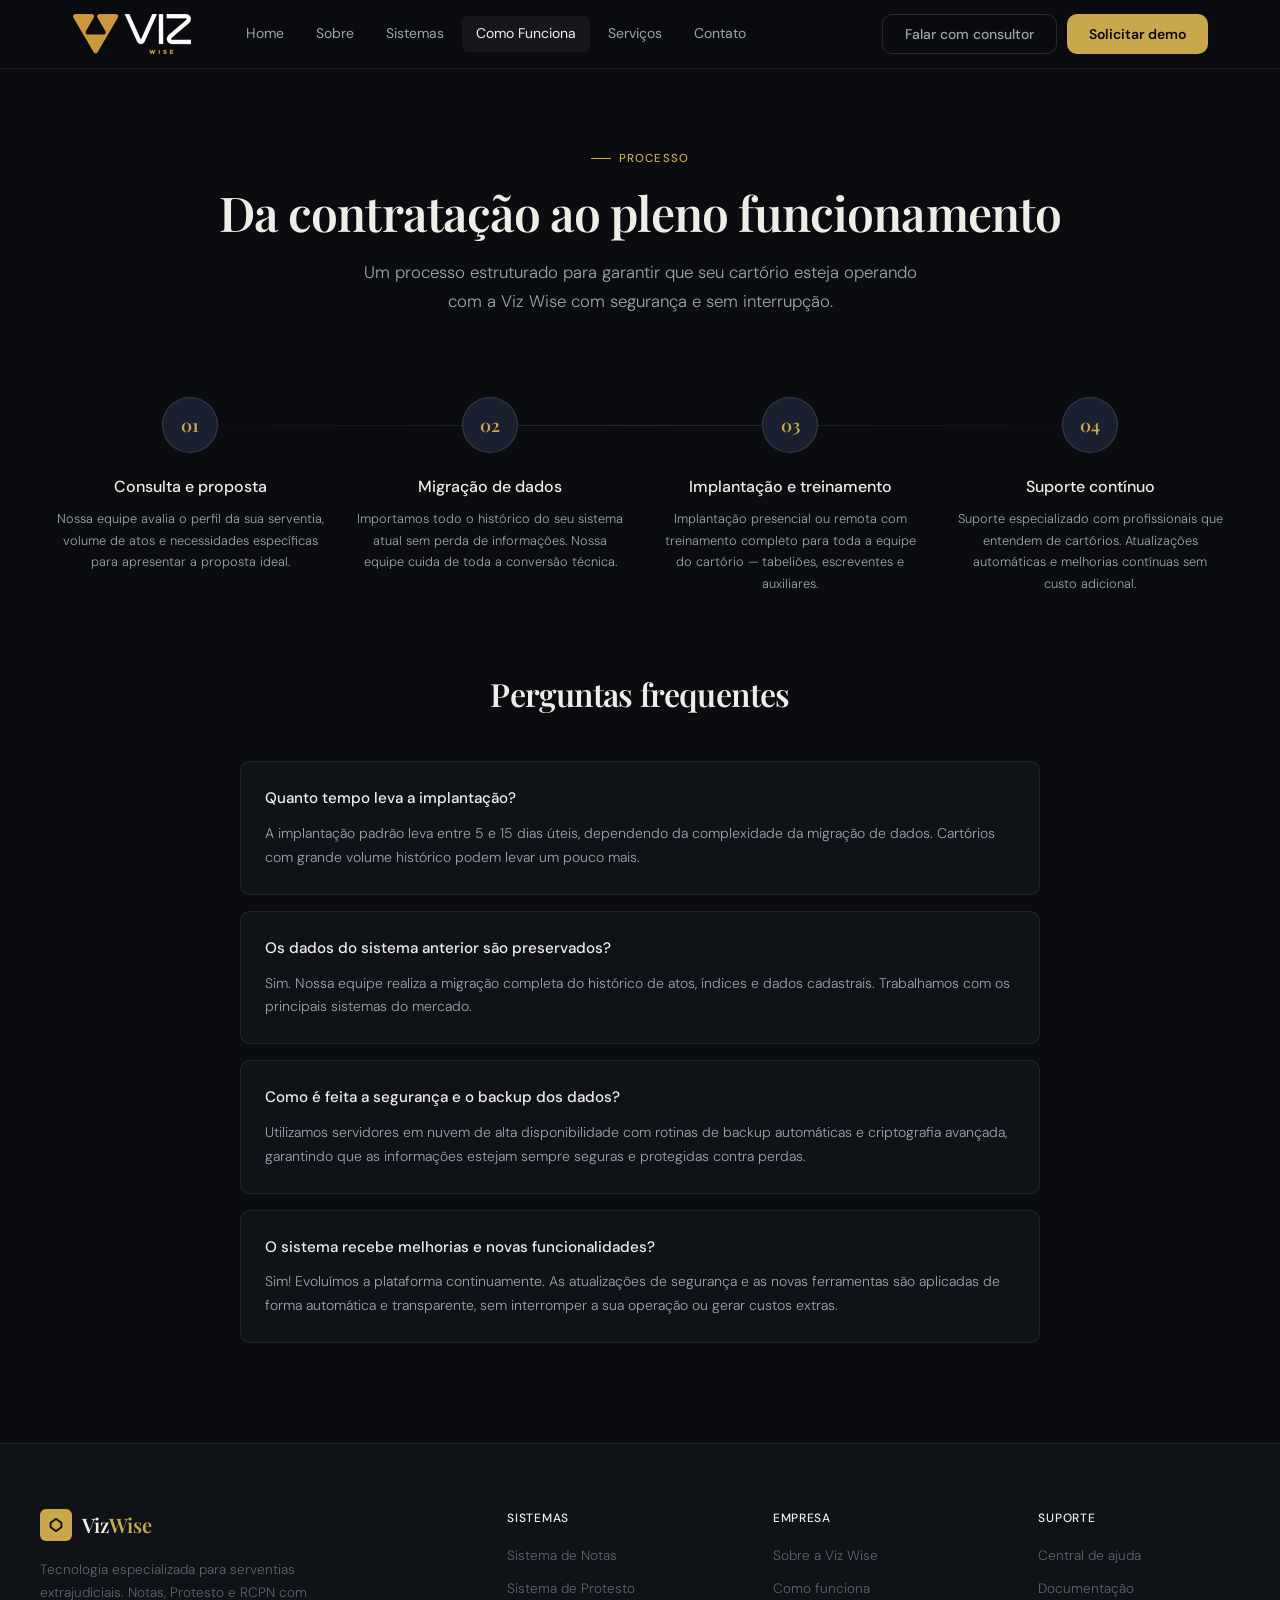
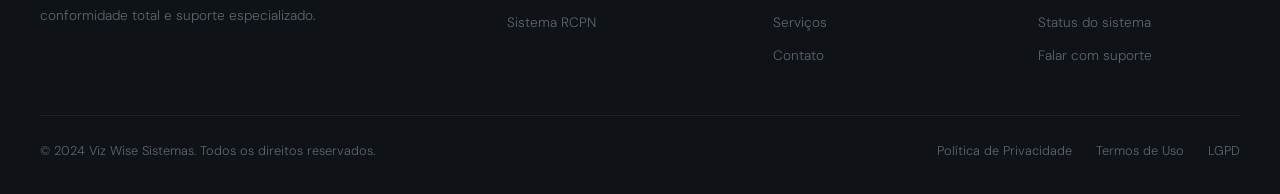
<file: pages/como-funciona.html>
<!DOCTYPE html>
<html lang="pt-BR">

<head>
  <meta charset="UTF-8">
  <meta name="viewport" content="width=device-width, initial-scale=1.0">
  <title>Como Funciona | Viz Wise</title>
  <meta name="description" content="Entenda o processo de implantação e como a Viz Wise funciona no seu cartório.">
  <link rel="preconnect" href="https://fonts.googleapis.com">
  <link rel="preconnect" href="https://fonts.gstatic.com" crossorigin>
  <link
    href="https://fonts.googleapis.com/css2?family=Playfair+Display:wght@400;500;600;700&family=DM+Sans:ital,opsz,wght@0,9..40,300;0,9..40,400;0,9..40,500;0,9..40,600;1,9..40,300&display=swap"
    rel="stylesheet">
  <link rel="stylesheet" href="../css/styles.css">
    <link rel="icon" type="../image/png" href="../images/ico.png">
  <link rel="apple-touch-icon" href="../images/ico.png">
</head>

<body>

  <nav id="navbar">
    <div class="nav-inner">
      <div class="nav-logo" onclick="navigate('home')" style="cursor:pointer;">
        <div class="logo-text"><img src="../images/logo.png" alt="logo_vizwise"></div>
      </div>
      <div class="nav-links">
        <span class="nav-link" onclick="navigate('home')" data-page="home">Home</span>
        <span class="nav-link" onclick="navigate('sobre')" data-page="sobre">Sobre</span>
        <span class="nav-link" onclick="navigate('sistemas')" data-page="sistemas">Sistemas</span>
        <span class="nav-link active" onclick="navigate('como-funciona')" data-page="como-funciona">Como Funciona</span>
        <span class="nav-link" onclick="navigate('servicos')" data-page="servicos">Serviços</span>
        <span class="nav-link" onclick="navigate('contato')" data-page="contato">Contato</span>
      </div>
      <div class="nav-cta">
        <button class="btn btn-ghost" onclick="navigate('contato')">Falar com consultor</button>
        <button class="btn btn-gold" onclick="navigate('contato')">Solicitar demo</button>
      </div>
      <div class="hamburger" id="hamburger" onclick="toggleMenu()">
        <span></span><span></span><span></span>
      </div>
    </div>
  </nav>

  <div class="mobile-nav" id="mobileNav">
    <span class="nav-link" onclick="navigate('home');toggleMenu()">Home</span>
    <span class="nav-link" onclick="navigate('sobre');toggleMenu()">Sobre</span>
    <span class="nav-link" onclick="navigate('sistemas');toggleMenu()">Sistemas</span>
    <span class="nav-link" onclick="navigate('como-funciona');toggleMenu()">Como Funciona</span>
    <span class="nav-link" onclick="navigate('servicos');toggleMenu()">servicos</span>
    <span class="nav-link" onclick="navigate('contato');toggleMenu()">Contato</span>
    <div style="margin-top:24px;display:flex;flex-direction:column;gap:12px;">
      <button class="btn btn-ghost" onclick="navigate('contato');toggleMenu()">Fale conosco</button>
      <button class="btn btn-gold" onclick="navigate('contato');toggleMenu()">Solicitar demo</button>
    </div>
  </div>

  <section style="padding:140px 32px 100px;">
    <div style="max-width:1200px;margin:0 auto;">
      <div class="section-header center" style="margin-bottom:80px;">
        <div class="section-label">Processo</div>
        <h1 class="section-title">Da contratação ao pleno funcionamento</h1>
        <p class="section-sub">Um processo estruturado para garantir que seu cartório esteja operando com a Viz Wise com
          segurança e sem interrupção.</p>
      </div>
      <div class="steps">
        <div class="step">
          <div class="step-num">01</div>
          <div class="step-title">Consulta e proposta</div>
          <div class="step-desc">Nossa equipe avalia o perfil da sua serventia, volume de atos e necessidades
            específicas para apresentar a proposta ideal.</div>
        </div>
        <div class="step">
          <div class="step-num">02</div>
          <div class="step-title">Migração de dados</div>
          <div class="step-desc">Importamos todo o histórico do seu sistema atual sem perda de informações. Nossa equipe
            cuida de toda a conversão técnica.</div>
        </div>
        <div class="step">
          <div class="step-num">03</div>
          <div class="step-title">Implantação e treinamento</div>
          <div class="step-desc">Implantação presencial ou remota com treinamento completo para toda a equipe do
            cartório — tabeliões, escreventes e auxiliares.</div>
        </div>
        <div class="step">
          <div class="step-num">04</div>
          <div class="step-title">Suporte contínuo</div>
          <div class="step-desc">Suporte especializado com profissionais que entendem de cartórios. Atualizações
            automáticas e melhorias contínuas sem custo adicional.</div>
        </div>
      </div>

      <div style="margin-top:80px;">
        <div class="section-header center" style="margin-bottom:48px;">
          <h2 class="section-title" style="font-size:2rem;">Perguntas frequentes</h2>
        </div>
        <div style="display:flex;flex-direction:column;gap:16px;max-width:800px;margin:0 auto;">
          <div style="background:var(--bg2);border:1px solid var(--border);border-radius:var(--radius);padding:24px;">
            <div style="font-size:0.95rem;font-weight:500;color:var(--text);margin-bottom:10px;">Quanto tempo leva a
              implantação?</div>
            <div style="font-size:0.875rem;color:var(--text2);line-height:1.7;">A implantação padrão leva entre 5 e 15
              dias úteis, dependendo da complexidade da migração de dados. Cartórios com grande volume histórico podem
              levar um pouco mais.</div>
          </div>
          <div style="background:var(--bg2);border:1px solid var(--border);border-radius:var(--radius);padding:24px;">
            <div style="font-size:0.95rem;font-weight:500;color:var(--text);margin-bottom:10px;">Os dados do sistema
              anterior são preservados?</div>
            <div style="font-size:0.875rem;color:var(--text2);line-height:1.7;">Sim. Nossa equipe realiza a migração
              completa do histórico de atos, índices e dados cadastrais. Trabalhamos com os principais sistemas do
              mercado.</div>
          </div>
          <div style="background:var(--bg2);border:1px solid var(--border);border-radius:var(--radius);padding:24px;">
            <div style="font-size:0.95rem;font-weight:500;color:var(--text);margin-bottom:10px;">Como é feita a
              segurança e o backup dos dados?</div>
            <div style="font-size:0.875rem;color:var(--text2);line-height:1.7;">Utilizamos servidores em nuvem de alta
              disponibilidade com rotinas de backup automáticas e criptografia avançada, garantindo que as informações
              estejam sempre seguras e protegidas contra perdas.</div>
          </div>
          <div style="background:var(--bg2);border:1px solid var(--border);border-radius:var(--radius);padding:24px;">
            <div style="font-size:0.95rem;font-weight:500;color:var(--text);margin-bottom:10px;">O sistema recebe
              melhorias e novas funcionalidades?</div>
            <div style="font-size:0.875rem;color:var(--text2);line-height:1.7;">Sim! Evoluímos a plataforma
              continuamente. As atualizações de segurança e as novas ferramentas são aplicadas de forma automática e
              transparente, sem interromper a sua operação ou gerar custos extras.</div>
          </div>
        </div>
      </div>
    </div>
  </section>

  <footer>
    <div class="footer-inner">
      <div class="footer-top">
        <div class="footer-brand">
          <div class="footer-brand-logo">
            <div class="logo-mark">
              <svg viewBox="0 0 20 20" style="width:18px;height:18px;fill:var(--bg)">
                <path d="M10 2L3 7v6l7 5 7-5V7L10 2zm0 2.5L15 8v4l-5 3.5L5 12V8l5-3.5z" />
              </svg>
            </div>
            <div class="logo-text">Viz<span>Wise</span></div>
          </div>
          <div class="footer-brand-desc">Tecnologia especializada para serventias extrajudiciais. Notas, Protesto e RCPN
            com conformidade total e suporte especializado.</div>
        </div>
        <div>
          <div class="footer-col-title">Sistemas</div>
          <div class="footer-links">
            <span class="footer-link" onclick="navigate('sistemas')">Sistema de Notas</span>
            <span class="footer-link" onclick="navigate('sistemas')">Sistema de Protesto</span>
            <span class="footer-link" onclick="navigate('sistemas')">Sistema RCPN</span>
          </div>
        </div>
        <div>
          <div class="footer-col-title">Empresa</div>
          <div class="footer-links">
            <span class="footer-link" onclick="navigate('sobre')">Sobre a Viz Wise</span>
            <span class="footer-link" onclick="navigate('como-funciona')">Como funciona</span>
            <span class="footer-link" onclick="navigate('servicos')">Serviços</span>
            <span class="footer-link" onclick="navigate('contato')">Contato</span>
          </div>
        </div>
        <div>
          <div class="footer-col-title">Suporte</div>
          <div class="footer-links">
            <span class="footer-link">Central de ajuda</span>
            <span class="footer-link">Documentação</span>
            <span class="footer-link">Status do sistema</span>
            <span class="footer-link" onclick="navigate('contato')">Falar com suporte</span>
          </div>
        </div>
      </div>
      <div class="footer-bottom">
        <div class="footer-copy">© 2024 Viz Wise Sistemas. Todos os direitos reservados.</div>
        <div class="footer-legal">
          <a>Política de Privacidade</a>
          <a>Termos de Uso</a>
          <a>LGPD</a>
        </div>
      </div>
    </div>
  </footer>

  <script src="../js/main.js"></script>
</body>

</html>
</file>
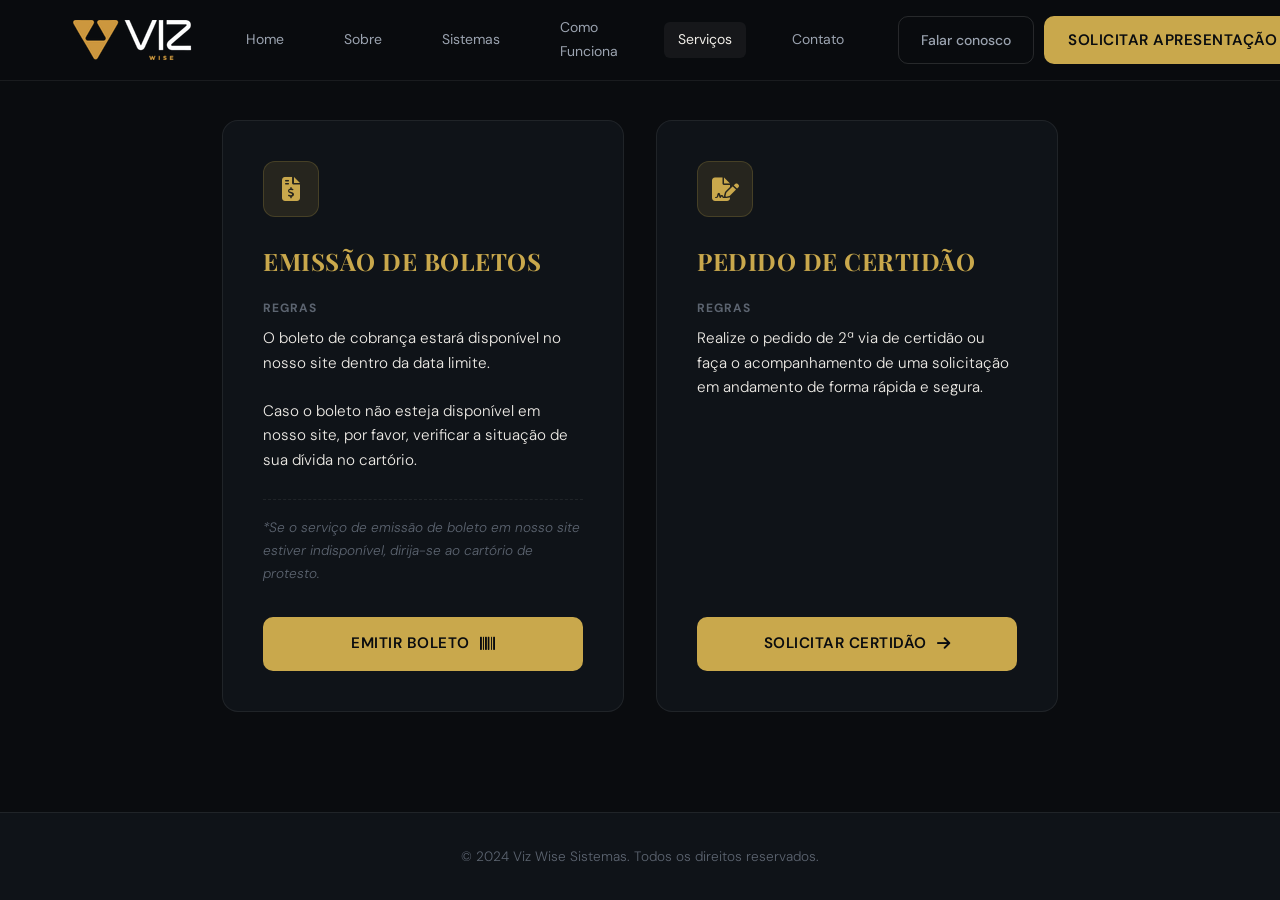
<file: pages/servicos.html>
<!DOCTYPE html>
<html lang="pt-BR">

<head>
  <meta charset="UTF-8">
  <meta name="viewport" content="width=device-width, initial-scale=1.0">
  <title>Serviços Online | Viz Wise</title>
  <meta name="description" content="Serviços online para cartórios: Emissão de Boletos e Pedido de Certidões.">
  <link rel="stylesheet" href="../css/styles.css">
  <!-- Fontes -->
  <link rel="preconnect" href="https://fonts.googleapis.com">
  <link rel="preconnect" href="https://fonts.gstatic.com" crossorigin>
  <link
    href="https://fonts.googleapis.com/css2?family=Playfair+Display:wght@400;500;600;700&family=DM+Sans:ital,opsz,wght@0,9..40,300;0,9..40,400;0,9..40,500;0,9..40,600;1,9..40,300&display=swap"
    rel="stylesheet">
  <link rel="stylesheet" href="../css/servicos.css">
    <link rel="icon" type="../image/png" href="../images/ico.png">
  <link rel="apple-touch-icon" href="../images/ico.png">
  <!-- Ícones Font Awesome -->
  <link rel="stylesheet" href="https://cdnjs.cloudflare.com/ajax/libs/font-awesome/6.4.0/css/all.min.css">
</head>

<body>

  <!-- NAV -->
  <nav id="navbar">
    <div class="nav-inner">
      <div class="nav-logo" onclick="navigate('home')" style="cursor:pointer;">
        <div class="logo-text"><img src="../images/logo.png" alt="logo_vizwise"></div>
      </div>
      <div class="nav-links">
        <span class="nav-link" onclick="navigate('home')" data-page="home">Home</span>
        <span class="nav-link" onclick="navigate('sobre')" data-page="sobre">Sobre</span>
        <span class="nav-link" onclick="navigate('sistemas')" data-page="sistemas">Sistemas</span>
        <span class="nav-link" onclick="navigate('como-funciona')" data-page="como-funciona">Como Funciona</span>
        <span class="nav-link" onclick="navigate('servicos')" data-page="servicos">Serviços</span>
        <span class="nav-link active" onclick="navigate('contato')" data-page="contato">Contato</span>
      </div>
      <div class="nav-cta">
        <button class="btn btn-ghost" onclick="navigate('contato')">Falar conosco</button>
        <button class="btn btn-gold" onclick="navigate('contato')">Solicitar Apresentação</button>
      </div>
      <div class="hamburger" id="hamburger" onclick="toggleMenu()">
        <span></span><span></span><span></span>
      </div>
    </div>
  </nav>

  <!-- MOBILE NAV -->
  <div class="mobile-nav" id="mobileNav">
    <span class="nav-link" onclick="navigate('home');toggleMenu()">Home</span>
    <span class="nav-link" onclick="navigate('sobre');toggleMenu()">Sobre</span>
    <span class="nav-link" onclick="navigate('sistemas');toggleMenu()">Sistemas</span>
    <span class="nav-link" onclick="navigate('como-funciona');toggleMenu()">Como Funciona</span>
    <span class="nav-link" onclick="navigate('servicos');toggleMenu()">Serviços</span>
    <span class="nav-link" onclick="navigate('contato');toggleMenu()">Contato</span>
    <div style="margin-top:24px;display:flex;flex-direction:column;gap:12px;">
      <button class="btn btn-ghost" onclick="navigate('contato');toggleMenu()">Falar conosco</button>
      <button class="btn btn-gold" onclick="navigate('contato');toggleMenu()">Solicitar demo</button>
    </div>
  </div>
  <!-- CARDS DE SERVIÇO -->
  <main class="services-container">

    <!-- BLOCO 1: EMISSÃO DE BOLETOS -->
    <div class="service-card">
      <div class="service-icon">
        <i class="fa-solid fa-file-invoice-dollar"></i>
      </div>

      <h3>Emissão de Boletos</h3>

      <div class="rules-label">Regras</div>
      <p class="service-text">
        O boleto de cobrança estará disponível no nosso site dentro da data limite.<br><br>
        Caso o boleto não esteja disponível em nosso site, por favor, verificar a situação de sua dívida no cartório.
      </p>

      <p class="service-note">
        *Se o serviço de emissão de boleto em nosso site estiver indisponível, dirija-se ao cartório de protesto.
      </p>

      <a href="https://bahia.sistemasfast.com.br/protesto/form.jsp?sys=PRO&amp;action=openform&amp;formID=464569212&amp;align=0&amp;mode=-1&amp;goto=-1&amp;filter=&amp;scrolling=no"
        class="btn-gold" onclick="navigate('emitir-boleto')">
        <span>Emitir Boleto</span> <i class="fa-solid fa-barcode"></i>
      </a>
    </div>

    <!-- BLOCO 2: PEDIDO DE CERTIDÃO -->
    <div class="service-card">
      <div class="service-icon">
        <i class="fa-solid fa-file-signature"></i>
      </div>

      <h3>Pedido de Certidão</h3>

      <div class="rules-label">Regras</div>
      <p class="service-text">
        Realize o pedido de 2ª via de certidão ou faça o acompanhamento de uma solicitação em andamento de forma rápida
        e segura.
      </p>

      <!-- Alinhador de card ajustável para simetria -->
      <div style="height: 48px;" class="desktop-only"></div>

      <a href="https://pr.vizwise.com.br/rcpn/projetos/solicitacoes-certidoes/?sys=RCP" class="btn-gold">
        <span>Solicitar Certidão</span> <i class="fa-solid fa-arrow-right"></i>
      </a>
    </div>

  </main>
  <!-- RODAPÉ -->
  <footer>
    © 2024 Viz Wise Sistemas. Todos os direitos reservados.
  </footer>

  <script src="../js/main.js"></script>
</body>

</html>
</file>
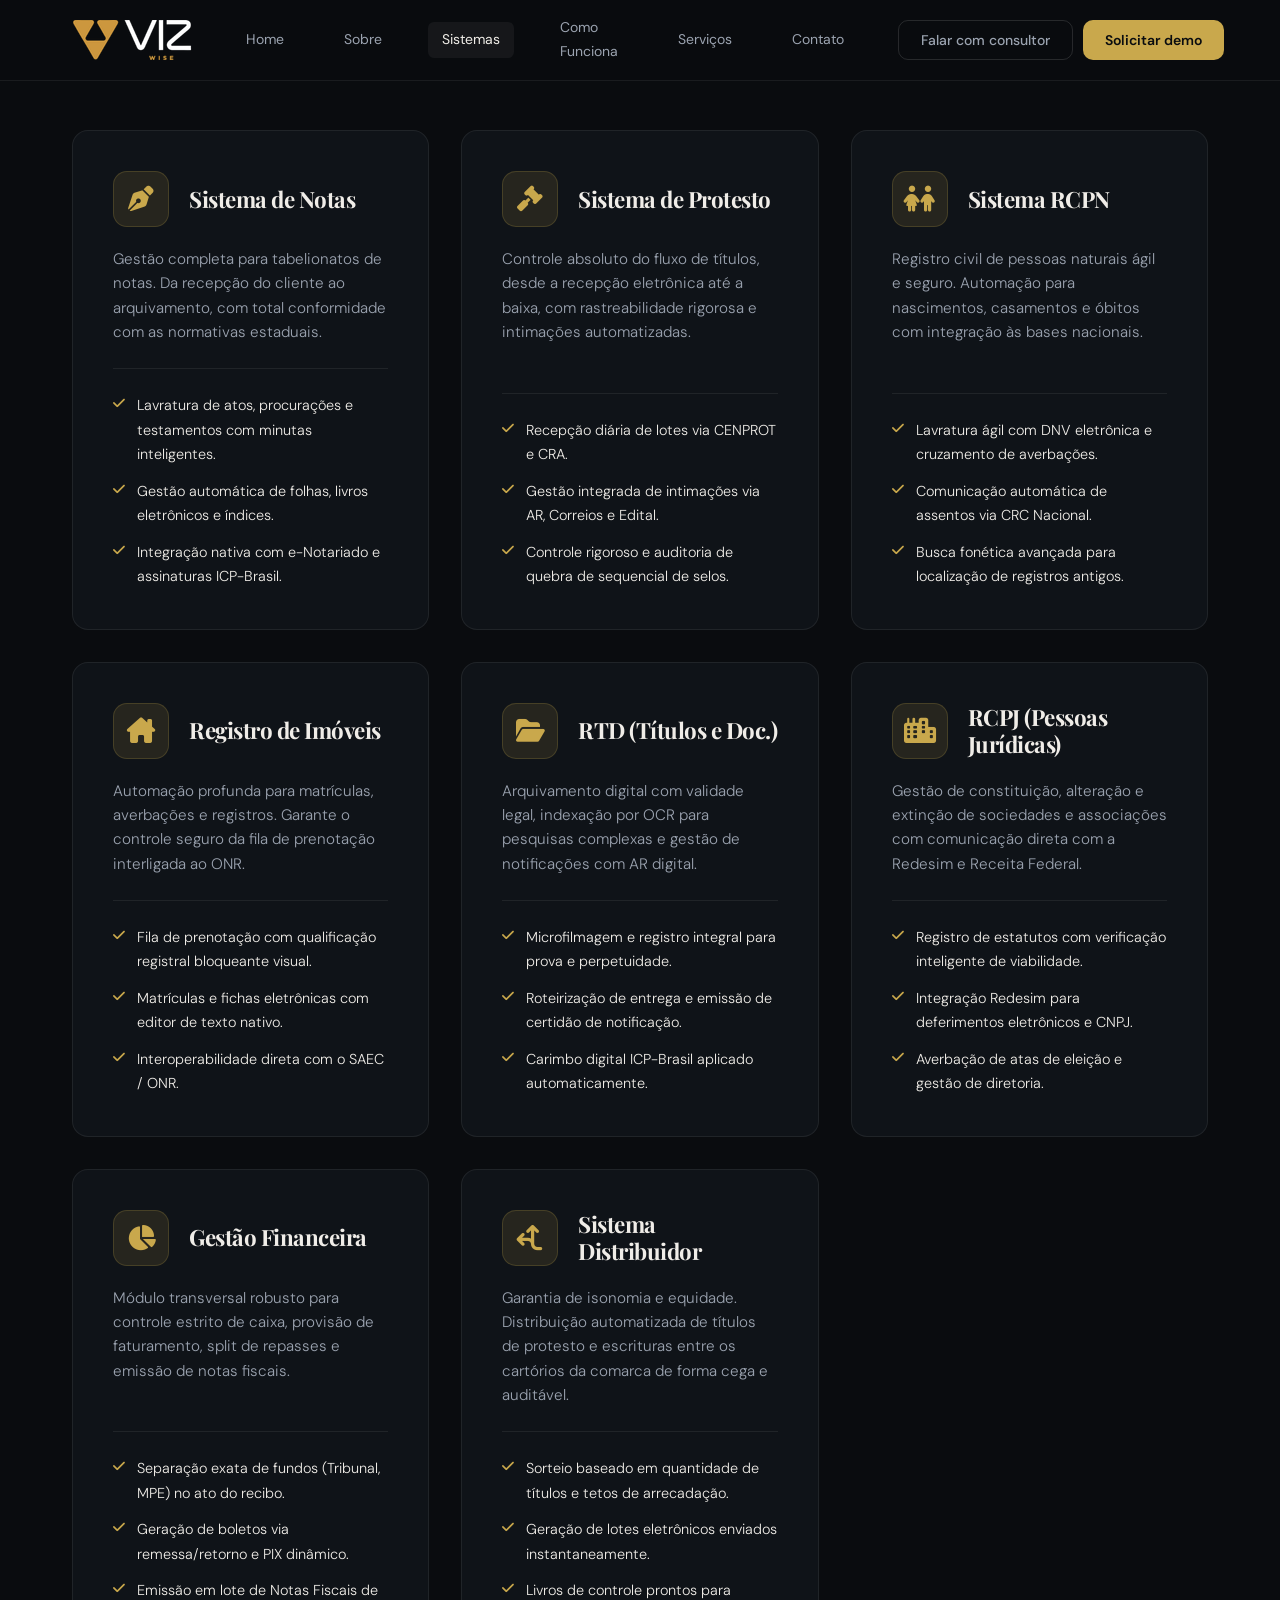
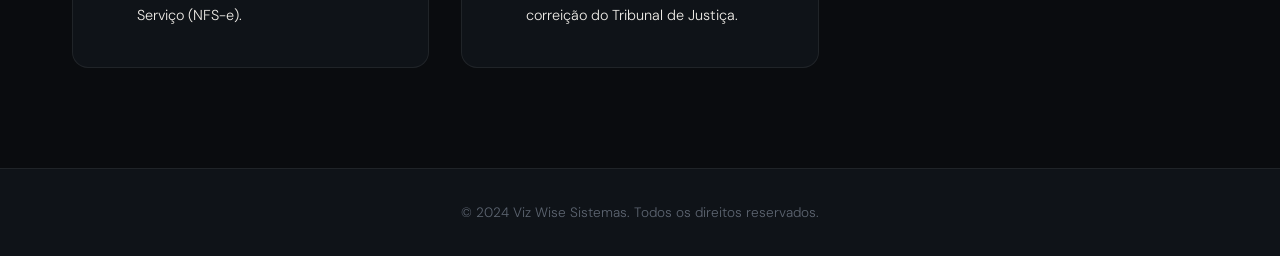
<file: pages/sistemas.html>
<!DOCTYPE html>
<html lang="pt-BR">

<head>
  <meta charset="UTF-8">
  <meta name="viewport" content="width=device-width, initial-scale=1.0">
  <title>Serviços Online | Viz Wise</title>
  <meta name="description" content="Serviços online para cartórios: Emissão de Boletos e Pedido de Certidões.">
  <link rel="stylesheet" href="../css/styles.css">
  <!-- Fontes -->
  <link rel="preconnect" href="https://fonts.googleapis.com">
  <link rel="preconnect" href="https://fonts.gstatic.com" crossorigin>
  <link
    href="https://fonts.googleapis.com/css2?family=Playfair+Display:wght@400;500;600;700&family=DM+Sans:ital,opsz,wght@0,9..40,300;0,9..40,400;0,9..40,500;0,9..40,600;1,9..40,300&display=swap"
    rel="stylesheet">
  <link rel="stylesheet" href="../css/sistemas.css">
  <!-- Ícones Font Awesome -->
  <link rel="stylesheet" href="https://cdnjs.cloudflare.com/ajax/libs/font-awesome/6.4.0/css/all.min.css">
    <link rel="icon" type="../image/png" href="../images/ico.png">
  <link rel="apple-touch-icon" href="../images/ico.png">
</head>

<body>

  <!-- NAV -->
  <nav id="navbar">
    <div class="nav-inner">
      <div class="nav-logo" onclick="navigate('home')" style="cursor:pointer;">
        <div class="logo-text"><img src="../images/logo.png" alt="logo_vizwise"></div>
      </div>
      <div class="nav-links">
        <span class="nav-link" onclick="navigate('home')" data-page="home">Home</span>
        <span class="nav-link" onclick="navigate('sobre')" data-page="sobre">Sobre</span>
        <span class="nav-link" onclick="navigate('sistemas')" data-page="sistemas">Sistemas</span>
        <span class="nav-link" onclick="navigate('como-funciona')" data-page="como-funciona">Como Funciona</span>
        <span class="nav-link" onclick="navigate('servicos')" data-page="servicos">Serviços</span>
        <span class="nav-link active" onclick="navigate('contato')" data-page="contato">Contato</span>
      </div>
      <div class="nav-cta">
        <button class="btn btn-ghost" onclick="navigate('contato')">Falar com consultor</button>
        <button class="btn btn-gold" onclick="navigate('contato')">Solicitar demo</button>
      </div>
      <div class="hamburger" id="hamburger" onclick="toggleMenu()">
        <span></span><span></span><span></span>
      </div>
    </div>
  </nav>

  <!-- MOBILE NAV -->
  <div class="mobile-nav" id="mobileNav">
    <span class="nav-link" onclick="navigate('home');toggleMenu()">Home</span>
    <span class="nav-link" onclick="navigate('sobre');toggleMenu()">Sobre</span>
    <span class="nav-link" onclick="navigate('sistemas');toggleMenu()">Sistemas</span>
    <span class="nav-link" onclick="navigate('como-funciona');toggleMenu()">Como Funciona</span>
    <span class="nav-link" onclick="navigate('servicos');toggleMenu()">Serviços</span>
    <span class="nav-link" onclick="navigate('contato');toggleMenu()">Contato</span>
    <div style="margin-top:24px;display:flex;flex-direction:column;gap:12px;">
      <button class="btn btn-ghost" onclick="navigate('contato');toggleMenu()">Falar conosco</button>
      <button class="btn btn-gold" onclick="navigate('contato');toggleMenu()">Solicitar demo</button>
    </div>
  </div>
  <!-- GRID DE SISTEMAS OBJETIVO -->
  <main class="systems-container">
    <div class="systems-grid">

      <!-- 1. NOTAS -->
      <div class="system-card">
        <div class="system-header">
          <div class="system-icon"><i class="fa-solid fa-pen-nib"></i></div>
          <h2 class="system-title">Sistema de Notas</h2>
        </div>
        <p class="system-desc">Gestão completa para tabelionatos de notas. Da recepção do cliente ao arquivamento, com
          total conformidade com as normativas estaduais.</p>
        <div class="system-features">
          <div class="feat-item"><i class="fa-solid fa-check"></i> <span>Lavratura de atos, procurações e testamentos
              com minutas inteligentes.</span></div>
          <div class="feat-item"><i class="fa-solid fa-check"></i> <span>Gestão automática de folhas, livros eletrônicos
              e índices.</span></div>
          <div class="feat-item"><i class="fa-solid fa-check"></i> <span>Integração nativa com e-Notariado e assinaturas
              ICP-Brasil.</span></div>
        </div>
      </div>

      <!-- 2. PROTESTO -->
      <div class="system-card">
        <div class="system-header">
          <div class="system-icon"><i class="fa-solid fa-gavel"></i></div>
          <h2 class="system-title">Sistema de Protesto</h2>
        </div>
        <p class="system-desc">Controle absoluto do fluxo de títulos, desde a recepção eletrônica até a baixa, com
          rastreabilidade rigorosa e intimações automatizadas.</p>
        <div class="system-features">
          <div class="feat-item"><i class="fa-solid fa-check"></i> <span>Recepção diária de lotes via CENPROT e
              CRA.</span></div>
          <div class="feat-item"><i class="fa-solid fa-check"></i> <span>Gestão integrada de intimações via AR, Correios
              e Edital.</span></div>
          <div class="feat-item"><i class="fa-solid fa-check"></i> <span>Controle rigoroso e auditoria de quebra de
              sequencial de selos.</span></div>
        </div>
      </div>

      <!-- 3. RCPN -->
      <div class="system-card">
        <div class="system-header">
          <div class="system-icon"><i class="fa-solid fa-children"></i></div>
          <h2 class="system-title">Sistema RCPN</h2>
        </div>
        <p class="system-desc">Registro civil de pessoas naturais ágil e seguro. Automação para nascimentos, casamentos
          e óbitos com integração às bases nacionais.</p>
        <div class="system-features">
          <div class="feat-item"><i class="fa-solid fa-check"></i> <span>Lavratura ágil com DNV eletrônica e cruzamento
              de averbações.</span></div>
          <div class="feat-item"><i class="fa-solid fa-check"></i> <span>Comunicação automática de assentos via CRC
              Nacional.</span></div>
          <div class="feat-item"><i class="fa-solid fa-check"></i> <span>Busca fonética avançada para localização de
              registros antigos.</span></div>
        </div>
      </div>

      <!-- 4. IMÓVEIS -->
      <div class="system-card">
        <div class="system-header">
          <div class="system-icon"><i class="fa-solid fa-house-chimney"></i></div>
          <h2 class="system-title">Registro de Imóveis</h2>
        </div>
        <p class="system-desc">Automação profunda para matrículas, averbações e registros. Garante o controle seguro da
          fila de prenotação interligada ao ONR.</p>
        <div class="system-features">
          <div class="feat-item"><i class="fa-solid fa-check"></i> <span>Fila de prenotação com qualificação registral
              bloqueante visual.</span></div>
          <div class="feat-item"><i class="fa-solid fa-check"></i> <span>Matrículas e fichas eletrônicas com editor de
              texto nativo.</span></div>
          <div class="feat-item"><i class="fa-solid fa-check"></i> <span>Interoperabilidade direta com o SAEC /
              ONR.</span></div>
        </div>
      </div>

      <!-- 5. RTD -->
      <div class="system-card">
        <div class="system-header">
          <div class="system-icon"><i class="fa-solid fa-folder-open"></i></div>
          <h2 class="system-title">RTD (Títulos e Doc.)</h2>
        </div>
        <p class="system-desc">Arquivamento digital com validade legal, indexação por OCR para pesquisas complexas e
          gestão de notificações com AR digital.</p>
        <div class="system-features">
          <div class="feat-item"><i class="fa-solid fa-check"></i> <span>Microfilmagem e registro integral para prova e
              perpetuidade.</span></div>
          <div class="feat-item"><i class="fa-solid fa-check"></i> <span>Roteirização de entrega e emissão de certidão
              de notificação.</span></div>
          <div class="feat-item"><i class="fa-solid fa-check"></i> <span>Carimbo digital ICP-Brasil aplicado
              automaticamente.</span></div>
        </div>
      </div>

      <!-- 6. PESSOAS JURÍDICAS -->
      <div class="system-card">
        <div class="system-header">
          <div class="system-icon"><i class="fa-solid fa-city"></i></div>
          <h2 class="system-title">RCPJ (Pessoas Jurídicas)</h2>
        </div>
        <p class="system-desc">Gestão de constituição, alteração e extinção de sociedades e associações com comunicação
          direta com a Redesim e Receita Federal.</p>
        <div class="system-features">
          <div class="feat-item"><i class="fa-solid fa-check"></i> <span>Registro de estatutos com verificação
              inteligente de viabilidade.</span></div>
          <div class="feat-item"><i class="fa-solid fa-check"></i> <span>Integração Redesim para deferimentos
              eletrônicos e CNPJ.</span></div>
          <div class="feat-item"><i class="fa-solid fa-check"></i> <span>Averbação de atas de eleição e gestão de
              diretoria.</span></div>
        </div>
      </div>

      <!-- 7. FINANCEIRO -->
      <div class="system-card">
        <div class="system-header">
          <div class="system-icon"><i class="fa-solid fa-chart-pie"></i></div>
          <h2 class="system-title">Gestão Financeira</h2>
        </div>
        <p class="system-desc">Módulo transversal robusto para controle estrito de caixa, provisão de faturamento, split
          de repasses e emissão de notas fiscais.</p>
        <div class="system-features">
          <div class="feat-item"><i class="fa-solid fa-check"></i> <span>Separação exata de fundos (Tribunal, MPE) no
              ato do recibo.</span></div>
          <div class="feat-item"><i class="fa-solid fa-check"></i> <span>Geração de boletos via remessa/retorno e PIX
              dinâmico.</span></div>
          <div class="feat-item"><i class="fa-solid fa-check"></i> <span>Emissão em lote de Notas Fiscais de Serviço
              (NFS-e).</span></div>
        </div>
      </div>

      <!-- 8. DISTRIBUIDOR -->
      <div class="system-card">
        <div class="system-header">
          <div class="system-icon"><i class="fa-solid fa-arrows-split-up-and-left"></i></div>
          <h2 class="system-title">Sistema Distribuidor</h2>
        </div>
        <p class="system-desc">Garantia de isonomia e equidade. Distribuição automatizada de títulos de protesto e
          escrituras entre os cartórios da comarca de forma cega e auditável.</p>
        <div class="system-features">
          <div class="feat-item"><i class="fa-solid fa-check"></i> <span>Sorteio baseado em quantidade de títulos e
              tetos de arrecadação.</span></div>
          <div class="feat-item"><i class="fa-solid fa-check"></i> <span>Geração de lotes eletrônicos enviados
              instantaneamente.</span></div>
          <div class="feat-item"><i class="fa-solid fa-check"></i> <span>Livros de controle prontos para correição do
              Tribunal de Justiça.</span></div>
        </div>
      </div>

    </div>
  </main>
  <!-- RODAPÉ -->
  <footer>
    © 2024 Viz Wise Sistemas. Todos os direitos reservados.
  </footer>

  <script src="../js/main.js"></script>
</body>

</html>
</file>
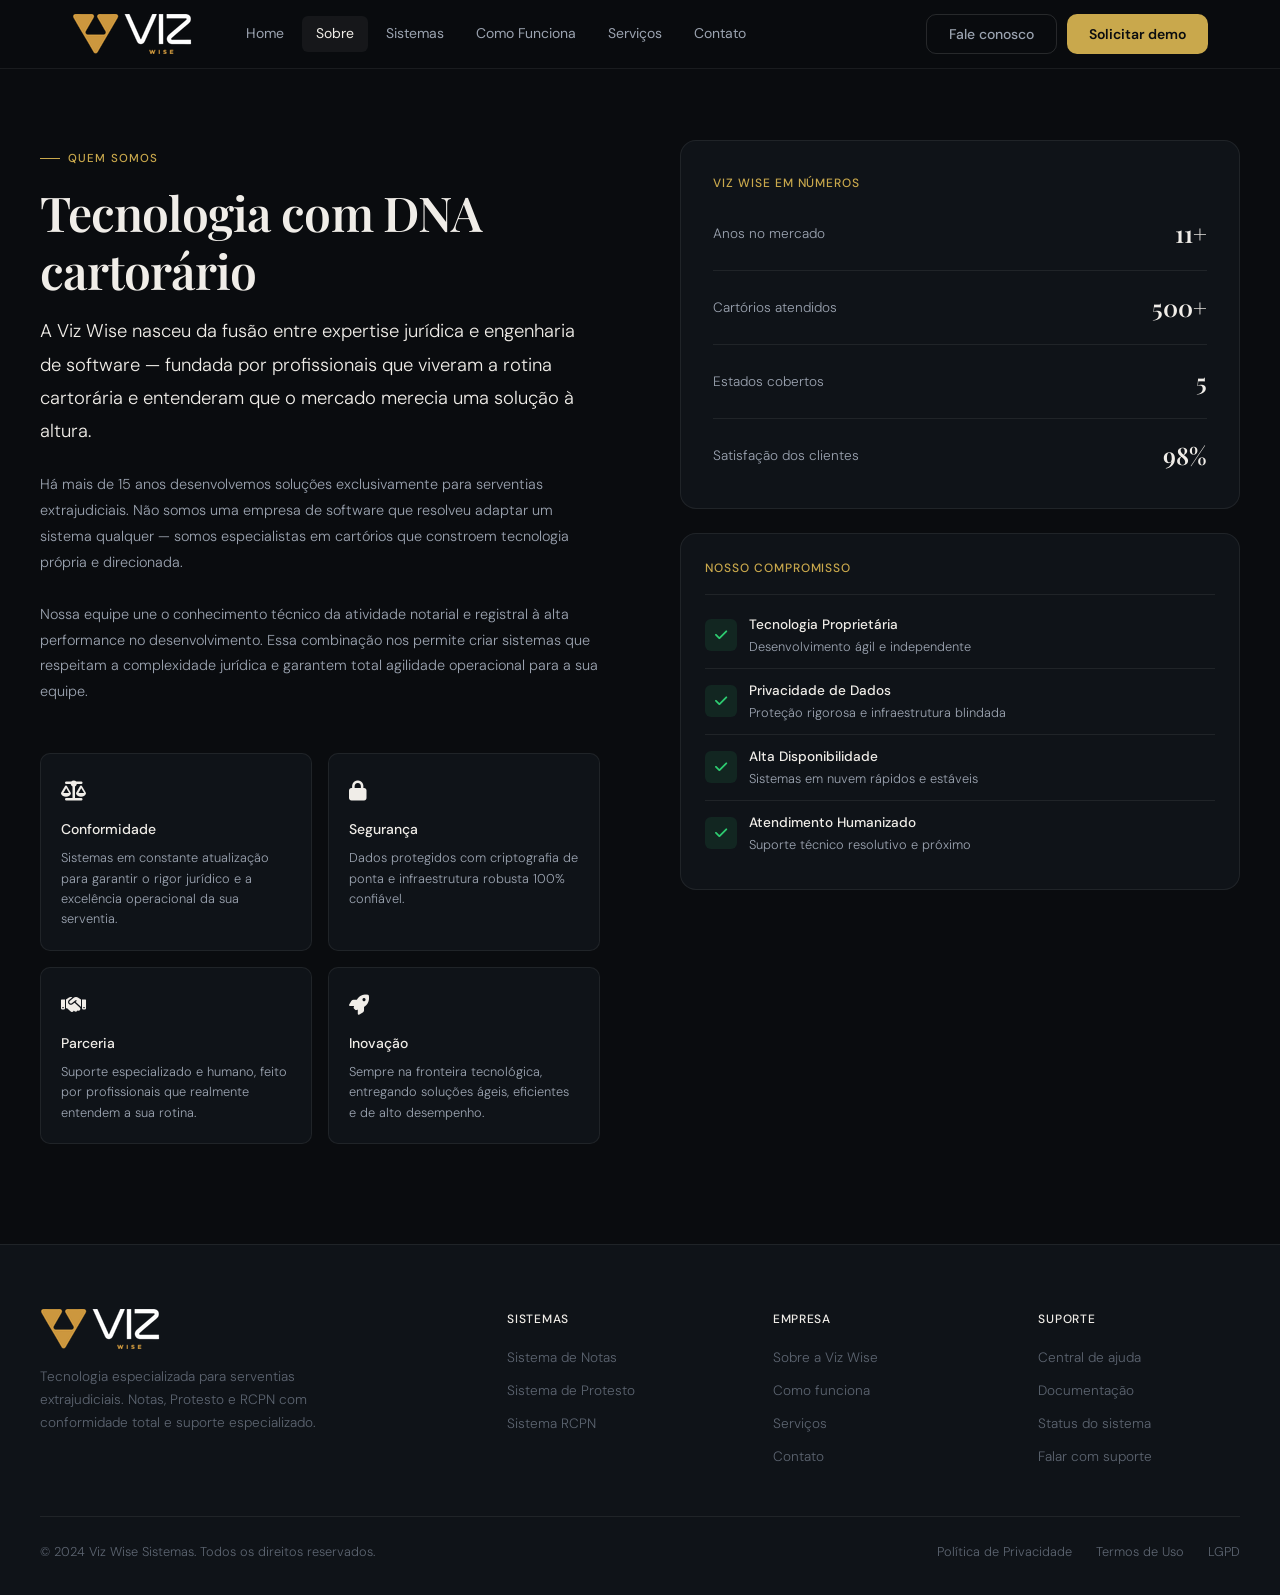
<file: pages/sobre.html>
<!DOCTYPE html>
<html lang="pt-BR">

<head>
  <meta charset="UTF-8">
  <meta name="viewport" content="width=device-width, initial-scale=1.0">
  <title>Sobre | Viz Wise</title>
  <meta name="description" content="Conheça a Viz Wise — tecnologia com DNA cartorário há mais de 15 anos.">
  <link rel="preconnect" href="https://fonts.googleapis.com">
  <link rel="preconnect" href="https://fonts.gstatic.com" crossorigin>
  <link
    href="https://fonts.googleapis.com/css2?family=Playfair+Display:wght@400;500;600;700&family=DM+Sans:ital,opsz,wght@0,9..40,300;0,9..40,400;0,9..40,500;0,9..40,600;1,9..40,300&display=swap"
    rel="stylesheet">
  <link rel="stylesheet" href="https://cdnjs.cloudflare.com/ajax/libs/font-awesome/6.4.0/css/all.min.css">
  <link rel="stylesheet" href="../css/styles.css">
  <link rel="icon" type="../image/png" href="../images/ico.png">
  <link rel="apple-touch-icon" href="../images/ico.png">
</head>

<body>

  <nav id="navbar">
    <div class="nav-inner">
      <div class="nav-logo" onclick="navigate('home')" style="cursor:pointer;">
        <div class="logo-text"><img src="../images/logo.png" alt="logo_vizwise"></div>
      </div>
      <div class="nav-links">
        <span class="nav-link" onclick="navigate('home')" data-page="home">Home</span>
        <span class="nav-link active" onclick="navigate('sobre')" data-page="sobre">Sobre</span>
        <span class="nav-link" onclick="navigate('sistemas')" data-page="sistemas">Sistemas</span>
        <span class="nav-link" onclick="navigate('como-funciona')" data-page="como-funciona">Como Funciona</span>
        <span class="nav-link" onclick="navigate('servicos')" data-page="servicos">Serviços</span>
        <span class="nav-link" onclick="navigate('contato')" data-page="contato">Contato</span>
      </div>
      <div class="nav-cta">
        <button class="btn btn-ghost" onclick="navigate('contato')">Fale conosco</button>
        <button class="btn btn-gold" onclick="navigate('contato')">Solicitar demo</button>
      </div>
      <div class="hamburger" id="hamburger" onclick="toggleMenu()">
        <span></span><span></span><span></span>
      </div>
    </div>
  </nav>

  <div class="mobile-nav" id="mobileNav">
    <span class="nav-link" onclick="navigate('home');toggleMenu()">Home</span>
    <span class="nav-link" onclick="navigate('sobre');toggleMenu()">Sobre</span>
    <span class="nav-link" onclick="navigate('sistemas');toggleMenu()">Sistemas</span>
    <span class="nav-link" onclick="navigate('como-funciona');toggleMenu()">Como Funciona</span>
    <span class="nav-link" onclick="navigate('servicos');toggleMenu()">servicos</span>
    <span class="nav-link" onclick="navigate('contato');toggleMenu()">Contato</span>
    <div style="margin-top:24px;display:flex;flex-direction:column;gap:12px;">
      <button class="btn btn-ghost" onclick="navigate('contato');toggleMenu()">Falar com consultor</button>
      <button class="btn btn-gold" onclick="navigate('contato');toggleMenu()">Solicitar demo</button>
    </div>
  </div>

  <section style="padding:140px 32px 100px;">
    <div style="max-width:1200px;margin:0 auto;">
      <div class="about-grid">
        <div class="about-content">
          <div class="section-label">Quem somos</div>
          <h1 class="section-title">Tecnologia com DNA cartorário</h1>
          <p class="about-lead">A Viz Wise nasceu da fusão entre expertise jurídica e engenharia de software — fundada
            por profissionais que viveram a rotina cartorária e entenderam que o mercado merecia uma solução à altura.
          </p>
          <p class="about-body">Há mais de 15 anos desenvolvemos soluções exclusivamente para serventias extrajudiciais.
            Não somos uma empresa de software que resolveu adaptar um sistema qualquer — somos especialistas em
            cartórios que constroem tecnologia própria e direcionada.<br><br>Nossa equipe une o conhecimento técnico da
            atividade notarial e registral à alta performance no desenvolvimento. Essa combinação nos permite criar
            sistemas que respeitam a complexidade jurídica e garantem total agilidade operacional para a sua equipe.</p>
          <div class="values-grid">
            <div class="value-card">
              <div class="value-icon"><i class="fa-solid fa-scale-balanced"></i></div>
              <div class="value-title">Conformidade</div>
              <div class="value-desc">Sistemas em constante atualização para garantir o rigor jurídico e a excelência
                operacional da sua serventia.</div>
            </div>
            <div class="value-card">
              <div class="value-icon"><i class="fa-solid fa-lock"></i></div>
              <div class="value-title">Segurança</div>
              <div class="value-desc">Dados protegidos com criptografia de ponta e infraestrutura robusta 100%
                confiável.</div>
            </div>
            <div class="value-card">
              <div class="value-icon"><i class="fa-solid fa-handshake"></i></div>
              <div class="value-title">Parceria</div>
              <div class="value-desc">Suporte especializado e humano, feito por profissionais que realmente entendem a
                sua rotina.</div>
            </div>
            <div class="value-card">
              <div class="value-icon"><i class="fa-solid fa-rocket"></i></div>
              <div class="value-title">Inovação</div>
              <div class="value-desc">Sempre na fronteira tecnológica, entregando soluções ágeis, eficientes e de alto
                desempenho.</div>
            </div>
          </div>
        </div>
        <div class="about-sidebar">
          <div class="team-card">
            <div class="team-title">Viz Wise em números</div>
            <div class="team-numbers">
              <div class="team-number-item">
                <span class="team-number-label">Anos no mercado</span>
                <span class="team-number-value">11+</span>
              </div>
              <div class="team-number-item">
                <span class="team-number-label">Cartórios atendidos</span>
                <span class="team-number-value">500+</span>
              </div>
              <div class="team-number-item">
                <span class="team-number-label">Estados cobertos</span>
                <span class="team-number-value">5</span>
              </div>
              <div class="team-number-item">
                <span class="team-number-label">Satisfação dos clientes</span>
                <span class="team-number-value">98%</span>
              </div>
            </div>
          </div>
          <div class="cert-card">
            <div class="team-title" style="padding:0 0 16px;border-bottom:1px solid var(--border);margin-bottom:8px;">
              Nosso Compromisso</div>
            <div class="cert-item">
              <div class="cert-icon"><i class="fa-solid fa-check"></i></div>
              <div>
                <div class="cert-name">Tecnologia Proprietária</div>
                <div class="cert-text">Desenvolvimento ágil e independente</div>
              </div>
            </div>
            <div class="cert-item">
              <div class="cert-icon"><i class="fa-solid fa-check"></i></div>
              <div>
                <div class="cert-name">Privacidade de Dados</div>
                <div class="cert-text">Proteção rigorosa e infraestrutura blindada</div>
              </div>
            </div>
            <div class="cert-item">
              <div class="cert-icon"><i class="fa-solid fa-check"></i></div>
              <div>
                <div class="cert-name">Alta Disponibilidade</div>
                <div class="cert-text">Sistemas em nuvem rápidos e estáveis</div>
              </div>
            </div>
            <div class="cert-item">
              <div class="cert-icon"><i class="fa-solid fa-check"></i></div>
              <div>
                <div class="cert-name">Atendimento Humanizado</div>
                <div class="cert-text">Suporte técnico resolutivo e próximo</div>
              </div>
            </div>
          </div>
        </div>
      </div>
    </div>
  </section>

  <footer>
    <div class="footer-inner">
      <div class="footer-top">
        <div class="footer-brand">
          <div class="footer-brand-logo">
            <div class="logo-text"><img src="../images/logo.png" alt="logo_vizwise"></div>
          </div>
          <div class="footer-brand-desc">Tecnologia especializada para serventias extrajudiciais. Notas, Protesto e RCPN
            com conformidade total e suporte especializado.</div>
        </div>
        <div>
          <div class="footer-col-title">Sistemas</div>
          <div class="footer-links">
            <span class="footer-link" onclick="navigate('sistemas')">Sistema de Notas</span>
            <span class="footer-link" onclick="navigate('sistemas')">Sistema de Protesto</span>
            <span class="footer-link" onclick="navigate('sistemas')">Sistema RCPN</span>
          </div>
        </div>
        <div>
          <div class="footer-col-title">Empresa</div>
          <div class="footer-links">
            <span class="footer-link" onclick="navigate('sobre')">Sobre a Viz Wise</span>
            <span class="footer-link" onclick="navigate('como-funciona')">Como funciona</span>
            <span class="footer-link" onclick="navigate('servicos')">Serviços</span>
            <span class="footer-link" onclick="navigate('contato')">Contato</span>
          </div>
        </div>
        <div>
          <div class="footer-col-title">Suporte</div>
          <div class="footer-links">
            <span class="footer-link">Central de ajuda</span>
            <span class="footer-link">Documentação</span>
            <span class="footer-link">Status do sistema</span>
            <span class="footer-link" onclick="navigate('contato')">Falar com suporte</span>
          </div>
        </div>
      </div>
      <div class="footer-bottom">
        <div class="footer-copy">© 2024 Viz Wise Sistemas. Todos os direitos reservados.</div>
        <div class="footer-legal">
          <a>Política de Privacidade</a>
          <a>Termos de Uso</a>
          <a>LGPD</a>
        </div>
      </div>
    </div>
  </footer>

  <script src="../js/main.js"></script>
</body>

</html>
</file>
<file: css/styles.css>
:root {
  --bg: #0a0c0f;
  --bg2: #0f1318;
  --bg3: #141920;
  --surface: #1a2030;
  --surface2: #1e2535;
  --border: rgba(255, 255, 255, 0.07);
  --border2: rgba(255, 255, 255, 0.12);
  --gold: #c9a84c;
  --gold2: #e8c97a;
  --gold-dim: rgba(201, 168, 76, 0.12);
  --gold-glow: rgba(201, 168, 76, 0.25);
  --text: #f0ede8;
  --text2: #9ba3b0;
  --text3: #5c6470;
  --green: #2ecc71;
  --green-dim: rgba(46, 204, 113, 0.1);
  --red: #e74c3c;
  --radius: 10px;
  --radius-lg: 16px;
  --font-display: 'Playfair Display', Georgia, serif;
  --font-body: 'DM Sans', system-ui, sans-serif;
  --transition: 0.2s cubic-bezier(0.4, 0, 0.2, 1);
  --shadow: 0 1px 3px rgba(0, 0, 0, 0.4), 0 4px 16px rgba(0, 0, 0, 0.3);
  --shadow-lg: 0 8px 32px rgba(0, 0, 0, 0.5), 0 2px 8px rgba(0, 0, 0, 0.4);
}

*,
*::before,
*::after {
  box-sizing: border-box;
  margin: 0;
  padding: 0;
}

html {
  scroll-behavior: smooth;
  font-size: 16px;
}

body {
  background: var(--bg);
  color: var(--text);
  font-family: var(--font-body);
  font-weight: 300;
  line-height: 1.7;
  -webkit-font-smoothing: antialiased;
  overflow-x: hidden;
}

img {
  max-width: 100%;
  display: block;
}

a {
  color: inherit;
  text-decoration: none;
}

button {
  cursor: pointer;
  border: none;
  background: none;
  font-family: inherit;
}

/* SCROLLBAR */
::-webkit-scrollbar {
  width: 4px;
}

::-webkit-scrollbar-track {
  background: var(--bg);
}

::-webkit-scrollbar-thumb {
  background: var(--surface2);
  border-radius: 2px;
}

/* NAV */
nav {
  position: fixed;
  top: 0;
  left: 0;
  right: 0;
  z-index: 1000;
  background: rgba(10, 12, 15, 0.85);
  backdrop-filter: blur(16px);
  border-bottom: 1px solid var(--border);
  transition: var(--transition);
}

.nav-inner {
  max-width: 1200px;
  margin: 0 auto;
  padding: 0 32px;
  display: flex;
  align-items: center;
  height: 68px;
  gap: 40px;
}

.nav-logo {
  display: flex;
  align-items: center;
  gap: 10px;
  flex-shrink: 0;
}

.logo-mark {
  width: 32px;
  height: 32px;
  background: var(--gold);
  border-radius: 6px;
  display: flex;
  align-items: center;
  justify-content: center;
}

.logo-mark svg {
  width: 18px;
  height: 18px;
  fill: var(--bg);
}

.logo-text {
  font-family: var(--font-display);
  font-size: 1.25rem;
  font-weight: 600;
  color: var(--text);
  letter-spacing: 0.01em;
}

.logo-text span {
  color: var(--gold);
}

.nav-links {
  display: flex;
  align-items: center;
  gap: 4px;
  flex: 1;
}

.nav-link {
  padding: 6px 14px;
  border-radius: 6px;
  font-size: 0.875rem;
  font-weight: 400;
  color: var(--text2);
  transition: var(--transition);
  cursor: pointer;
}

.nav-link:hover,
.nav-link.active {
  color: var(--text);
  background: rgba(255, 255, 255, 0.05);
}

.nav-cta {
  margin-left: auto;
  display: flex;
  gap: 10px;
}

.btn {
  display: inline-flex;
  align-items: center;
  gap: 8px;
  padding: 10px 22px;
  border-radius: var(--radius);
  font-size: 0.875rem;
  font-weight: 500;
  transition: var(--transition);
  white-space: nowrap;
}

.btn-ghost {
  border: 1px solid var(--border2);
  color: var(--text2);
}

.btn-ghost:hover {
  background: rgba(255, 255, 255, 0.05);
  color: var(--text);
  border-color: var(--border2);
}

.btn-gold {
  background: var(--gold);
  color: var(--bg);
  font-weight: 600;
}

.btn-gold:hover {
  background: var(--gold2);
  transform: translateY(-1px);
  box-shadow: 0 4px 20px var(--gold-glow);
}

.btn-outline-gold {
  border: 1px solid var(--gold);
  color: var(--gold);
}

.btn-outline-gold:hover {
  background: var(--gold-dim);
}

.btn-lg {
  padding: 14px 32px;
  font-size: 1rem;
  border-radius: var(--radius-lg);
}

/* HAMBURGER */
.hamburger {
  display: none;
  flex-direction: column;
  gap: 5px;
  padding: 8px;
  cursor: pointer;
}

.hamburger span {
  display: block;
  width: 22px;
  height: 1.5px;
  background: var(--text2);
  transition: var(--transition);
}

/* MOBILE NAV */
.mobile-nav {
  display: none;
  position: fixed;
  inset: 0;
  z-index: 999;
  background: var(--bg);
  padding: 100px 32px 32px;
  flex-direction: column;
  gap: 4px;
}

.mobile-nav.open {
  display: flex;
}

.mobile-nav .nav-link {
  font-size: 1.25rem;
  padding: 12px 16px;
}

/* SECTION */
.section {
  padding: 100px 32px;
}

.section-inner {
  max-width: 1200px;
  margin: 0 auto;
}

.section-label {
  display: inline-flex;
  align-items: center;
  gap: 8px;
  font-size: 0.72rem;
  font-weight: 500;
  color: var(--gold);
  letter-spacing: 0.1em;
  text-transform: uppercase;
  margin-bottom: 16px;
}

.section-label::before {
  content: '';
  width: 20px;
  height: 1px;
  background: var(--gold);
}

.section-title {
  font-family: var(--font-display);
  font-size: clamp(2rem, 4vw, 3rem);
  font-weight: 600;
  line-height: 1.2;
  letter-spacing: -0.02em;
  color: var(--text);
  margin-bottom: 16px;
}

.section-sub {
  font-size: 1.05rem;
  color: var(--text2);
  max-width: 560px;
  line-height: 1.75;
}

.section-header {
  margin-bottom: 64px;
}

.section-header.center {
  text-align: center;
}

.section-header.center .section-label {
  justify-content: center;
}

.section-header.center .section-sub {
  margin: 0 auto;
}

/* MODULES */
.modules-grid {
  display: grid;
  grid-template-columns: repeat(3, 1fr);
  gap: 24px;
}

.module-card {
  background: var(--bg2);
  border: 1px solid var(--border);
  border-radius: var(--radius-lg);
  padding: 32px;
  transition: var(--transition);
  cursor: pointer;
  position: relative;
  overflow: hidden;
}

.module-card::before {
  content: '';
  position: absolute;
  inset: 0;
  background: linear-gradient(135deg, var(--gold-dim) 0%, transparent 60%);
  opacity: 0;
  transition: var(--transition);
}

.module-card:hover {
  border-color: rgba(201, 168, 76, 0.25);
  transform: translateY(-4px);
  box-shadow: var(--shadow-lg);
}

.module-card:hover::before {
  opacity: 1;
}

.module-icon {
  width: 48px;
  height: 48px;
  background: var(--gold-dim);
  border: 1px solid rgba(201, 168, 76, 0.2);
  border-radius: 10px;
  display: flex;
  align-items: center;
  justify-content: center;
  margin-bottom: 20px;
  font-size: 1.25rem;
}

.module-title {
  font-family: var(--font-display);
  font-size: 1.2rem;
  font-weight: 600;
  color: var(--text);
  margin-bottom: 10px;
}

.module-desc {
  font-size: 0.875rem;
  color: var(--text2);
  line-height: 1.7;
}

.module-link {
  display: inline-flex;
  align-items: center;
  gap: 6px;
  font-size: 0.8rem;
  color: var(--gold);
  margin-top: 20px;
  font-weight: 500;
}

/* FEATURES */
.features-layout {
  display: grid;
  grid-template-columns: 1fr 1fr;
  gap: 80px;
  align-items: center;
}

.features-list {
  display: flex;
  flex-direction: column;
  gap: 32px;
}

.feature-item {
  display: flex;
  gap: 20px;
}

.feature-icon {
  width: 40px;
  height: 40px;
  background: var(--gold-dim);
  border: 1px solid rgba(201, 168, 76, 0.15);
  border-radius: 8px;
  display: flex;
  align-items: center;
  justify-content: center;
  flex-shrink: 0;
  font-size: 1rem;
}

.feature-title {
  font-size: 1rem;
  font-weight: 500;
  color: var(--text);
  margin-bottom: 6px;
}

.feature-desc {
  font-size: 0.875rem;
  color: var(--text2);
  line-height: 1.7;
}

/*eatures-visual {
  background: var(--bg2);
  border: 1px solid var(--border);
  border-radius: var(--radius-lg);
  overflow: hidden;
}
*/
.fv-header {
  padding: 16px 20px;
  border-bottom: 1px solid var(--border);
  display: flex;
  align-items: center;
  justify-content: space-between;
}

.fv-title {
  font-size: 0.8rem;
  font-weight: 500;
  color: var(--text2);
}

.fv-actions {
  display: flex;
  gap: 8px;
}

.fv-btn {
  padding: 4px 12px;
  border-radius: 6px;
  font-size: 0.7rem;
  font-weight: 500;
  border: 1px solid var(--border);
}

.fv-btn.primary {
  background: var(--gold);
  color: var(--bg);
  border-color: var(--gold);
}

.fv-body {
  padding: 20px;
}

.fv-row {
  display: grid;
  grid-template-columns: 1fr 1fr 1fr auto;
  gap: 12px;
  align-items: center;
  padding: 10px 0;
  border-bottom: 1px solid var(--border);
  font-size: 0.75rem;
}

.fv-row:last-child {
  border: none;
}

.fv-row.header {
  color: var(--text3);
  font-size: 0.7rem;
  letter-spacing: 0.06em;
  text-transform: uppercase;
}

.fv-status {
  padding: 3px 10px;
  border-radius: 100px;
  font-size: 0.65rem;
  font-weight: 500;
}

/* HOW IT WORKS */
.steps {
  display: grid;
  grid-template-columns: repeat(4, 1fr);
  gap: 0;
  position: relative;
}

.steps::before {
  content: '';
  position: absolute;
  top: 28px;
  left: 12%;
  right: 12%;
  height: 1px;
  background: linear-gradient(90deg, transparent, var(--border2), transparent);
}

.step {
  text-align: center;
  padding: 0 16px;
}

.step-num {
  width: 56px;
  height: 56px;
  border-radius: 50%;
  background: var(--surface);
  border: 1px solid var(--border2);
  display: flex;
  align-items: center;
  justify-content: center;
  font-family: var(--font-display);
  font-size: 1.1rem;
  font-weight: 600;
  color: var(--gold);
  margin: 0 auto 20px;
  position: relative;
  z-index: 1;
}

.step-title {
  font-size: 1rem;
  font-weight: 500;
  color: var(--text);
  margin-bottom: 8px;
}

.step-desc {
  font-size: 0.8rem;
  color: var(--text2);
  line-height: 1.7;
}

/* PRICING */
.pricing-grid {
  display: grid;
  grid-template-columns: repeat(3, 1fr);
  gap: 24px;
  align-items: start;
}

.pricing-card {
  background: var(--bg2);
  border: 1px solid var(--border);
  border-radius: var(--radius-lg);
  padding: 36px;
  position: relative;
  transition: var(--transition);
}

.pricing-card.featured {
  border-color: var(--gold);
  background: var(--surface);
}

.pricing-card.featured::before {
  content: 'Mais popular';
  position: absolute;
  top: -14px;
  left: 50%;
  transform: translateX(-50%);
  background: var(--gold);
  color: var(--bg);
  font-size: 0.7rem;
  font-weight: 600;
  padding: 4px 16px;
  border-radius: 100px;
  white-space: nowrap;
}

.pricing-plan {
  font-size: 0.75rem;
  font-weight: 500;
  color: var(--gold);
  letter-spacing: 0.08em;
  text-transform: uppercase;
  margin-bottom: 8px;
}

.pricing-name {
  font-family: var(--font-display);
  font-size: 1.4rem;
  font-weight: 600;
  color: var(--text);
  margin-bottom: 12px;
}

.pricing-desc {
  font-size: 0.85rem;
  color: var(--text2);
  margin-bottom: 28px;
  line-height: 1.6;
}

.pricing-contact {
  font-size: 1.1rem;
  color: var(--gold);
  font-weight: 500;
  margin-bottom: 28px;
}

.pricing-divider {
  height: 1px;
  background: var(--border);
  margin-bottom: 28px;
}

.pricing-features {
  display: flex;
  flex-direction: column;
  gap: 12px;
  margin-bottom: 32px;
}

.pricing-feature {
  display: flex;
  align-items: flex-start;
  gap: 10px;
  font-size: 0.85rem;
  color: var(--text2);
}

.pricing-feature::before {
  content: '✓';
  color: var(--green);
  font-weight: 700;
  flex-shrink: 0;
  margin-top: 1px;
}

.pricing-card .btn {
  width: 100%;
  justify-content: center;
}

/* TESTIMONIALS */
.testimonials {
  display: grid;
  grid-template-columns: repeat(3, 1fr);
  gap: 24px;
}

.testimonial {
  background: var(--bg2);
  border: 1px solid var(--border);
  border-radius: var(--radius-lg);
  padding: 32px;
}

.testimonial-quote {
  font-size: 0.9rem;
  color: var(--text2);
  line-height: 1.8;
  margin-bottom: 24px;
  font-style: italic;
}

.testimonial-quote::before {
  content: '"';
  font-family: var(--font-display);
  font-size: 2rem;
  color: var(--gold);
  line-height: 1;
  display: block;
  margin-bottom: 8px;
}

.testimonial-author {
  display: flex;
  align-items: center;
  gap: 12px;
}

.testimonial-avatar {
  width: 40px;
  height: 40px;
  border-radius: 50%;
  background: var(--surface2);
  border: 2px solid var(--border2);
  display: flex;
  align-items: center;
  justify-content: center;
  font-family: var(--font-display);
  font-size: 0.9rem;
  color: var(--gold);
}

.testimonial-name {
  font-size: 0.875rem;
  font-weight: 500;
  color: var(--text);
}

.testimonial-role {
  font-size: 0.75rem;
  color: var(--text3);
}

/* CTA BANNER */
.cta-banner {
  background: var(--surface);
  border: 1px solid var(--border2);
  border-radius: var(--radius-lg);
  padding: 72px;
  text-align: center;
  position: relative;
  overflow: hidden;
}

.cta-banner::before {
  content: '';
  position: absolute;
  inset: 0;
  background: radial-gradient(ellipse at 50% -20%, rgba(201, 168, 76, 0.1) 0%, transparent 70%);
}

.cta-banner-title {
  font-family: var(--font-display);
  font-size: clamp(1.75rem, 3.5vw, 2.75rem);
  font-weight: 600;
  color: var(--text);
  margin-bottom: 16px;
  position: relative;
}

.cta-banner-sub {
  font-size: 1.05rem;
  color: var(--text2);
  margin-bottom: 40px;
  position: relative;
}

.cta-banner-actions {
  display: flex;
  gap: 12px;
  justify-content: center;
  position: relative;
}

/* ABOUT */
.about-grid {
  display: grid;
  grid-template-columns: 1fr 1fr;
  gap: 80px;
  align-items: start;
}

.about-lead {
  font-size: 1.15rem;
  color: var(--text);
  line-height: 1.8;
  margin-bottom: 24px;
  font-weight: 300;
}

.about-body {
  font-size: 0.9rem;
  color: var(--text2);
  line-height: 1.8;
  margin-bottom: 40px;
}

.values-grid {
  display: grid;
  grid-template-columns: 1fr 1fr;
  gap: 16px;
  margin-top: 48px;
}

.value-card {
  background: var(--bg2);
  border: 1px solid var(--border);
  border-radius: var(--radius);
  padding: 20px;
}

.value-icon {
  font-size: 1.25rem;
  margin-bottom: 10px;
}

.value-title {
  font-size: 0.875rem;
  font-weight: 500;
  color: var(--text);
  margin-bottom: 6px;
}

.value-desc {
  font-size: 0.8rem;
  color: var(--text2);
  line-height: 1.6;
}

.team-card {
  background: var(--bg2);
  border: 1px solid var(--border);
  border-radius: var(--radius-lg);
  padding: 32px;
  margin-bottom: 24px;
}

.team-title {
  font-size: 0.75rem;
  font-weight: 500;
  color: var(--gold);
  letter-spacing: 0.08em;
  text-transform: uppercase;
  margin-bottom: 20px;
}

.team-numbers {
  display: flex;
  flex-direction: column;
  gap: 16px;
}

.team-number-item {
  display: flex;
  justify-content: space-between;
  align-items: center;
  padding-bottom: 16px;
  border-bottom: 1px solid var(--border);
}

.team-number-item:last-child {
  border: none;
  padding-bottom: 0;
}

.team-number-label {
  font-size: 0.85rem;
  color: var(--text2);
}

.team-number-value {
  font-family: var(--font-display);
  font-size: 1.5rem;
  font-weight: 600;
  color: var(--text);
}

.cert-card {
  background: var(--bg2);
  border: 1px solid var(--border);
  border-radius: var(--radius-lg);
  padding: 24px;
}

.cert-item {
  display: flex;
  align-items: center;
  gap: 12px;
  padding: 10px 0;
  border-bottom: 1px solid var(--border);
}

.cert-item:last-child {
  border: none;
}

.cert-icon {
  width: 32px;
  height: 32px;
  background: var(--green-dim);
  border-radius: 6px;
  display: flex;
  align-items: center;
  justify-content: center;
  font-size: 0.875rem;
  color: var(--green);
  flex-shrink: 0;
}

.cert-text {
  font-size: 0.8rem;
  color: var(--text2);
}

.cert-name {
  font-size: 0.85rem;
  font-weight: 500;
  color: var(--text);
}

/* CONTACT */
.contact-grid {
  display: grid;
  grid-template-columns: 1fr 1.5fr;
  gap: 80px;
  align-items: start;
}

.contact-channels {
  display: flex;
  flex-direction: column;
  gap: 20px;
  margin-top: 40px;
}

.contact-channel {
  display: flex;
  align-items: flex-start;
  gap: 16px;
  padding: 20px;
  background: var(--bg2);
  border: 1px solid var(--border);
  border-radius: var(--radius);
}

.contact-channel-icon {
  width: 40px;
  height: 40px;
  background: var(--gold-dim);
  border: 1px solid rgba(201, 168, 76, 0.15);
  border-radius: 8px;
  display: flex;
  align-items: center;
  justify-content: center;
  font-size: 1rem;
  flex-shrink: 0;
}

.contact-channel-label {
  font-size: 0.75rem;
  color: var(--text3);
  margin-bottom: 2px;
}

.contact-channel-value {
  font-size: 0.9rem;
  font-weight: 500;
  color: var(--text);
}

.contact-form-wrap {
  background: var(--bg2);
  border: 1px solid var(--border);
  border-radius: var(--radius-lg);
  padding: 40px;
}

.form-title {
  font-family: var(--font-display);
  font-size: 1.4rem;
  font-weight: 600;
  color: var(--text);
  margin-bottom: 8px;
}

.form-sub {
  font-size: 0.875rem;
  color: var(--text2);
  margin-bottom: 32px;
}

.form-group {
  margin-bottom: 20px;
}

.form-label {
  display: block;
  font-size: 0.8rem;
  font-weight: 500;
  color: var(--text2);
  margin-bottom: 8px;
  letter-spacing: 0.02em;
}

.form-input,
.form-select,
.form-textarea {
  width: 100%;
  background: var(--bg3);
  border: 1px solid var(--border2);
  border-radius: var(--radius);
  padding: 12px 16px;
  font-size: 0.9rem;
  color: var(--text);
  font-family: var(--font-body);
  transition: var(--transition);
  outline: none;
}

.form-input:focus,
.form-select:focus,
.form-textarea:focus {
  border-color: var(--gold);
  box-shadow: 0 0 0 3px var(--gold-dim);
}

.form-input::placeholder,
.form-textarea::placeholder {
  color: var(--text3);
}

.form-select {
  appearance: none;
  cursor: pointer;
}

.form-textarea {
  resize: vertical;
  min-height: 120px;
}

.form-grid {
  display: grid;
  grid-template-columns: 1fr 1fr;
  gap: 16px;
}

.form-submit {
  width: 100%;
  padding: 14px;
  border-radius: var(--radius);
  background: var(--gold);
  color: var(--bg);
  font-size: 0.9rem;
  font-weight: 600;
  font-family: var(--font-body);
  transition: var(--transition);
  margin-top: 8px;
}

.form-submit:hover {
  background: var(--gold2);
  transform: translateY(-1px);
  box-shadow: 0 4px 20px var(--gold-glow);
}

.form-note {
  font-size: 0.75rem;
  color: var(--text3);
  text-align: center;
  margin-top: 16px;
}

/* HERO */
.hero {
  min-height: 100vh;
  display: flex;
  align-items: center;
  position: relative;
  overflow: hidden;
  padding: 120px 32px 80px;
}

.hero-bg {
  position: absolute;
  inset: 0;
  z-index: 0;
}

.hero-grid {
  position: absolute;
  inset: 0;
  background-image: linear-gradient(rgba(201, 168, 76, 0.03) 1px, transparent 1px), linear-gradient(90deg, rgba(201, 168, 76, 0.03) 1px, transparent 1px);
  background-size: 60px 60px;
}

.hero-glow {
  position: absolute;
  top: -200px;
  right: -100px;
  width: 800px;
  height: 800px;
  background: radial-gradient(ellipse, rgba(201, 168, 76, 0.08) 0%, transparent 70%);
  pointer-events: none;
}

.hero-glow2 {
  position: absolute;
  bottom: -100px;
  left: -200px;
  width: 600px;
  height: 600px;
  background: radial-gradient(ellipse, rgba(30, 60, 120, 0.15) 0%, transparent 70%);
  pointer-events: none;
}

.hero-inner {
  max-width: 1200px;
  margin: 0 auto;
  position: relative;
  z-index: 1;
  display: grid;
  grid-template-columns: 1fr 1fr;
  gap: 80px;
  align-items: center;
}

.hero-eyebrow {
  display: inline-flex;
  align-items: center;
  gap: 8px;
  padding: 6px 14px;
  background: var(--gold-dim);
  border: 1px solid rgba(201, 168, 76, 0.2);
  border-radius: 100px;
  font-size: 0.75rem;
  font-weight: 500;
  color: var(--gold);
  letter-spacing: 0.08em;
  text-transform: uppercase;
  margin-bottom: 24px;
}

.hero-eyebrow::before {
  content: '';
  width: 6px;
  height: 6px;
  border-radius: 50%;
  background: var(--gold);
}

.hero-title {
  font-family: var(--font-display);
  font-size: clamp(2.5rem, 5vw, 4rem);
  font-weight: 600;
  line-height: 1.15;
  letter-spacing: -0.02em;
  margin-bottom: 24px;
  color: var(--text);
}

.hero-title em {
  font-style: italic;
  color: var(--gold);
}

.hero-sub {
  font-size: 1.05rem;
  color: var(--text2);
  line-height: 1.75;
  margin-bottom: 40px;
  max-width: 480px;
}

.hero-actions {
  display: flex;
  gap: 12px;
  flex-wrap: wrap;
}

.hero-stats {
  display: flex;
  gap: 32px;
  margin-top: 56px;
  padding-top: 40px;
  border-top: 1px solid var(--border);
}

.hero-stat-value {
  font-family: var(--font-display);
  font-size: 2rem;
  font-weight: 600;
  color: var(--text);
}

.hero-stat-label {
  font-size: 0.8rem;
  color: var(--text3);
  margin-top: 2px;
}

.hero-visual {
  position: relative;
}

.dashboard-mock {
  background: var(--bg2);
  border: 1px solid var(--border);
  border-radius: var(--radius-lg);
  overflow: hidden;
  box-shadow: var(--shadow-lg), 0 0 0 1px var(--border);
}

.dash-header {
  background: var(--bg3);
  border-bottom: 1px solid var(--border);
  padding: 14px 20px;
  display: flex;
  align-items: center;
  gap: 8px;
}

.dash-dot {
  width: 10px;
  height: 10px;
  border-radius: 50%;
}

.dash-title {
  margin-left: 8px;
  font-size: 0.75rem;
  color: var(--text3);
  font-weight: 400;
}

.dash-body {
  padding: 20px;
}

.dash-cards {
  display: grid;
  grid-template-columns: 1fr 1fr;
  gap: 12px;
  margin-bottom: 16px;
}

.dash-card {
  background: var(--surface);
  border: 1px solid var(--border);
  border-radius: var(--radius);
  padding: 16px;
}

.dash-card-label {
  font-size: 0.7rem;
  color: var(--text3);
  margin-bottom: 6px;
  text-transform: uppercase;
  letter-spacing: 0.06em;
}

.dash-card-value {
  font-family: var(--font-display);
  font-size: 1.4rem;
  font-weight: 600;
  color: var(--text);
}

.dash-card-delta {
  font-size: 0.7rem;
  color: var(--green);
  margin-top: 2px;
}

.dash-chart {
  background: var(--surface);
  border: 1px solid var(--border);
  border-radius: var(--radius);
  padding: 16px;
  height: 100px;
  position: relative;
  overflow: hidden;
}

.chart-bars {
  display: flex;
  align-items: flex-end;
  gap: 6px;
  height: 70px;
}

.chart-bar {
  flex: 1;
  border-radius: 3px 3px 0 0;
  background: var(--surface2);
  transition: var(--transition);
}

.chart-bar.active {
  background: var(--gold);
}

.dash-table {
  margin-top: 16px;
}

.dash-table-row {
  display: flex;
  align-items: center;
  justify-content: space-between;
  padding: 8px 0;
  border-bottom: 1px solid var(--border);
  font-size: 0.72rem;
}

.dash-table-row:last-child {
  border-bottom: none;
}

.dash-badge {
  padding: 2px 8px;
  border-radius: 100px;
  font-size: 0.65rem;
  font-weight: 500;
}

.badge-green {
  background: var(--green-dim);
  color: var(--green);
}

.badge-gold {
  background: var(--gold-dim);
  color: var(--gold);
}

/* FOOTER */
footer {
  background: var(--bg2);
  border-top: 1px solid var(--border);
  padding: 64px 32px 32px;
}

.footer-inner {
  max-width: 1200px;
  margin: 0 auto;
}

.footer-top {
  display: grid;
  grid-template-columns: 2fr 1fr 1fr 1fr;
  gap: 64px;
  margin-bottom: 48px;
}

.footer-brand-logo {
  display: flex;
  align-items: center;
  gap: 10px;
  margin-bottom: 16px;
}

.footer-brand-desc {
  font-size: 0.85rem;
  color: var(--text3);
  line-height: 1.7;
  max-width: 280px;
}

.footer-col-title {
  font-size: 0.75rem;
  font-weight: 500;
  color: var(--text);
  letter-spacing: 0.06em;
  text-transform: uppercase;
  margin-bottom: 16px;
}

.footer-links {
  display: flex;
  flex-direction: column;
  gap: 10px;
}

.footer-link {
  font-size: 0.85rem;
  color: var(--text3);
  cursor: pointer;
  transition: var(--transition);
}

.footer-link:hover {
  color: var(--text);
}

.footer-bottom {
  display: flex;
  align-items: center;
  justify-content: space-between;
  padding-top: 24px;
  border-top: 1px solid var(--border);
}

.footer-copy {
  font-size: 0.8rem;
  color: var(--text3);
}

.footer-legal {
  display: flex;
  gap: 24px;
}

.footer-legal a {
  font-size: 0.8rem;
  color: var(--text3);
  cursor: pointer;
}

.footer-legal a:hover {
  color: var(--text);
}

/* DIVIDER */
.divider {
  height: 1px;
  background: linear-gradient(90deg, transparent, var(--border2), transparent);
  max-width: 1200px;
  margin: 0 auto;
}

/* SUCCESS MSG */
.success-msg {
  display: none;
  padding: 16px;
  background: var(--green-dim);
  border: 1px solid rgba(46, 204, 113, 0.2);
  border-radius: var(--radius);
  color: var(--green);
  font-size: 0.875rem;
  text-align: center;
  margin-top: 16px;
}

.success-msg.show {
  display: block;
}

/* RESPONSIVE */
@media(max-width:1024px) {
  .hero-inner {
    grid-template-columns: 1fr;
    gap: 48px;
  }

  .hero-visual {
    display: none;
  }

  .modules-grid {
    grid-template-columns: 1fr 1fr;
  }

  .features-layout {
    grid-template-columns: 1fr;
    gap: 48px;
  }

  .steps {
    grid-template-columns: 1fr 1fr;
    gap: 32px;
  }

  .steps::before {
    display: none;
  }

  .pricing-grid {
    grid-template-columns: 1fr;
  }

  .testimonials {
    grid-template-columns: 1fr;
  }

  .about-grid {
    grid-template-columns: 1fr;
    gap: 48px;
  }

  .contact-grid {
    grid-template-columns: 1fr;
    gap: 48px;
  }

  .footer-top {
    grid-template-columns: 1fr 1fr;
    gap: 40px;
  }
}

@media(max-width:768px) {

  .nav-links,
  .nav-cta {
    display: none;
  }

  .hamburger {
    display: flex;
  }

  .modules-grid {
    grid-template-columns: 1fr;
  }

  .hero-stats {
    flex-wrap: wrap;
    gap: 20px;
  }

  .values-grid {
    grid-template-columns: 1fr;
  }

  .form-grid {
    grid-template-columns: 1fr;
  }

  .footer-top {
    grid-template-columns: 1fr;
  }

  .footer-bottom {
    flex-direction: column;
    gap: 16px;
    text-align: center;
  }

  .cta-banner {
    padding: 40px 24px;
  }

  .cta-banner-actions {
    flex-direction: column;
    align-items: center;
  }

  .section {
    padding: 64px 24px;
  }

  .hero {
    padding: 100px 24px 64px;
  }
}
</file>
<file: css/servicos.css>
/* ==========================================================================
       VARIÁVEIS E RESET (DARK GOLD)
       ========================================================================== */
:root {
    --bg: #0a0c0f;
    --bg2: #0f1318;
    --bg3: #141920;
    --surface: #1a2030;
    --border: rgba(255, 255, 255, 0.07);
    --border2: rgba(255, 255, 255, 0.12);
    --gold: #c9a84c;
    --gold2: #e8c97a;
    --gold-dim: rgba(201, 168, 76, 0.12);
    --gold-glow: rgba(201, 168, 76, 0.25);
    --text: #f0ede8;
    --text2: #9ba3b0;
    --text3: #5c6470;

    --radius: 10px;
    --radius-lg: 16px;
    --font-display: 'Playfair Display', Georgia, serif;
    --font-body: 'DM Sans', system-ui, sans-serif;
    --transition: 0.3s cubic-bezier(0.4, 0, 0.2, 1);

    --shadow-lg: 0 8px 32px rgba(0, 0, 0, 0.5), 0 2px 8px rgba(0, 0, 0, 0.4);
}

*,
*::before,
*::after {
    box-sizing: border-box;
    margin: 0;
    padding: 0;
}

body {
    background: var(--bg);
    color: var(--text);
    font-family: var(--font-body);
    font-weight: 300;
    line-height: 1.7;
    -webkit-font-smoothing: antialiased;
    overflow-x: hidden;
    display: flex;
    flex-direction: column;
    min-height: 100vh;
}

a {
    color: inherit;
    text-decoration: none;
    transition: var(--transition);
}

/* ==========================================================================
       NAVEGAÇÃO
       ========================================================================== */
nav {
    position: fixed;
    top: 0;
    left: 0;
    right: 0;
    z-index: 1000;
    background: rgba(10, 12, 15, 0.85);
    backdrop-filter: blur(16px);
    border-bottom: 1px solid var(--border);
}

.nav-inner {
    max-width: 1200px;
    margin: 0 auto;
    padding: 0 32px;
    display: flex;
    align-items: center;
    justify-content: space-between;
    height: 80px;
}

.nav-logo {
    font-family: var(--font-display);
    font-size: 1.5rem;
    font-weight: 700;
    color: var(--gold);
    display: flex;
    align-items: center;
    gap: 12px;
}

.nav-links {
    display: flex;
    gap: 32px;
    align-items: center;
}

.nav-links a {
    font-size: 0.95rem;
    font-weight: 400;
    color: var(--text2);
}

.nav-links a:hover,
.nav-links a.active {
    color: var(--gold);
}

/* ==========================================================================
       HERO E TÍTULO PRINCIPAL
       ========================================================================== */
.hero {
    padding: 160px 32px 60px;
    text-align: center;
    position: relative;
}

.hero-grid {
    position: absolute;
    inset: 0;
    background-image: linear-gradient(rgba(201, 168, 76, 0.04) 1px, transparent 1px),
        linear-gradient(90deg, rgba(201, 168, 76, 0.04) 1px, transparent 1px);
    background-size: 60px 60px;
    background-position: center;
    mask-image: radial-gradient(circle at center, black 0%, transparent 70%);
    -webkit-mask-image: radial-gradient(circle at center, black 0%, transparent 70%);
    z-index: -1;
}

.hero-title {
    font-family: var(--font-display);
    font-size: clamp(2rem, 4vw, 3.5rem);
    color: var(--text);
    margin-bottom: 16px;
}

.hero-subtitle {
    font-size: 1.1rem;
    color: var(--text2);
    max-width: 600px;
    margin: 0 auto;
}

/* ==========================================================================
       CARDS DE SERVIÇOS (AUTOATENDIMENTO)
       ========================================================================== */
.services-container {
    max-width: 900px;
    margin: 0 auto;
    padding: 120px 32px 100px;
    /* Ajustado padding-top para compensar o menu fixo */
    display: grid;
    grid-template-columns: 1fr 1fr;
    gap: 32px;
    flex-grow: 1;
}

.service-card {
    background: var(--bg2);
    border: 1px solid var(--border);
    border-radius: var(--radius-lg);
    padding: 40px;
    display: flex;
    flex-direction: column;
    position: relative;
    overflow: hidden;
    transition: var(--transition);
}

.service-card::before {
    content: '';
    position: absolute;
    top: 0;
    left: 0;
    right: 0;
    height: 3px;
    background: var(--gold);
    transform: scaleX(0);
    transform-origin: left;
    transition: transform 0.4s ease;
}

.service-card:hover {
    border-color: rgba(201, 168, 76, 0.3);
    transform: translateY(-5px);
    box-shadow: var(--shadow-lg);
}

.service-card:hover::before {
    transform: scaleX(1);
}

.service-icon {
    width: 56px;
    height: 56px;
    border-radius: 12px;
    background: var(--gold-dim);
    color: var(--gold);
    display: flex;
    align-items: center;
    justify-content: center;
    font-size: 1.5rem;
    margin-bottom: 24px;
    border: 1px solid rgba(201, 168, 76, 0.2);
}

.service-card h3 {
    font-family: var(--font-display);
    font-size: 1.5rem;
    color: var(--gold);
    margin-bottom: 16px;
    text-transform: uppercase;
    letter-spacing: 0.5px;
}

.rules-label {
    font-size: 0.75rem;
    font-weight: 700;
    color: var(--text3);
    text-transform: uppercase;
    letter-spacing: 1px;
    margin-bottom: 8px;
}

.service-text {
    color: var(--text);
    font-size: 0.95rem;
    line-height: 1.6;
    margin-bottom: 16px;
    flex-grow: 1;
    /* Empurra o botão para baixo */
}

.service-note {
    font-size: 0.85rem;
    color: var(--text3);
    font-style: italic;
    margin-bottom: 32px;
    padding-top: 16px;
    border-top: 1px dashed var(--border);
}

/* BOTÃO GOLD */
.btn-gold {
    display: flex;
    align-items: center;
    justify-content: center;
    gap: 10px;
    width: 100%;
    padding: 14px 24px;
    background: var(--gold);
    color: var(--bg);
    border-radius: var(--radius);
    font-size: 0.95rem;
    font-weight: 600;
    text-transform: uppercase;
    letter-spacing: 0.5px;
    border: none;
    cursor: pointer;
    transition: var(--transition);
    margin-top: auto;
}

.btn-gold:hover {
    background: var(--gold2);
    transform: translateY(-2px);
    box-shadow: 0 8px 20px var(--gold-glow);
}

/* ==========================================================================
       RODAPÉ SIMPLIFICADO
       ========================================================================== */
footer {
    background: var(--bg2);
    border-top: 1px solid var(--border);
    padding: 32px;
    text-align: center;
    color: var(--text3);
    font-size: 0.85rem;
    margin-top: auto;
}

/* RESPONSIVIDADE */
@media(max-width: 768px) {
    .nav-links {
        display: none;
    }

    .services-container {
        grid-template-columns: 1fr;
        padding: 100px 24px 60px;
    }

    /* Ajustado padding-top para mobile */
    .service-card {
        padding: 32px 24px;
    }

    .hero {
        padding: 120px 24px 40px;
    }
}
</file>
<file: css/sistemas.css>
/* ==========================================================================
       VARIÁVEIS E RESET (DARK GOLD)
       ========================================================================== */
:root {
    --bg: #0a0c0f;
    --bg2: #0f1318;
    --bg3: #141920;
    --surface: #1a2030;
    --border: rgba(255, 255, 255, 0.07);
    --border2: rgba(255, 255, 255, 0.12);
    --gold: #c9a84c;
    --gold2: #e8c97a;
    --gold-dim: rgba(201, 168, 76, 0.12);
    --gold-glow: rgba(201, 168, 76, 0.25);
    --text: #f0ede8;
    --text2: #9ba3b0;
    --text3: #5c6470;

    --radius: 10px;
    --radius-lg: 16px;
    --font-display: 'Playfair Display', Georgia, serif;
    --font-body: 'DM Sans', system-ui, sans-serif;
    --transition: 0.3s cubic-bezier(0.4, 0, 0.2, 1);

    --shadow-lg: 0 8px 32px rgba(0, 0, 0, 0.5), 0 2px 8px rgba(0, 0, 0, 0.4);
}

*,
*::before,
*::after {
    box-sizing: border-box;
    margin: 0;
    padding: 0;
}

body {
    background: var(--bg);
    color: var(--text);
    font-family: var(--font-body);
    font-weight: 300;
    line-height: 1.7;
    -webkit-font-smoothing: antialiased;
    overflow-x: hidden;
    display: flex;
    flex-direction: column;
    min-height: 100vh;
}

a {
    color: inherit;
    text-decoration: none;
    transition: var(--transition);
}

/* ==========================================================================
       NAVEGAÇÃO
       ========================================================================== */
nav {
    position: fixed;
    top: 0;
    left: 0;
    right: 0;
    z-index: 1000;
    background: rgba(10, 12, 15, 0.85);
    backdrop-filter: blur(16px);
    border-bottom: 1px solid var(--border);
}

.nav-inner {
    max-width: 1200px;
    margin: 0 auto;
    padding: 0 32px;
    display: flex;
    align-items: center;
    justify-content: space-between;
    height: 80px;
}

.nav-logo {
    font-family: var(--font-display);
    font-size: 1.5rem;
    font-weight: 700;
    color: var(--gold);
    display: flex;
    align-items: center;
    gap: 12px;
}

.nav-links {
    display: flex;
    gap: 32px;
    align-items: center;
}

.nav-links a {
    font-size: 0.95rem;
    font-weight: 400;
    color: var(--text2);
}

.nav-links a:hover,
.nav-links a.active {
    color: var(--gold);
}


.nav-inner {
    max-width: 1200px;
    margin: 0 auto;
    padding: 0 32px;
    display: flex;
    align-items: center;
    justify-content: space-between;
    height: 80px;
}

.nav-logo {
    font-family: var(--font-display);
    font-size: 1.5rem;
    font-weight: 700;
    color: var(--gold);
    display: flex;
    align-items: center;
    gap: 12px;
}

.nav-links {
    display: flex;
    gap: 32px;
    align-items: center;
}

.nav-links a {
    font-size: 0.95rem;
    font-weight: 400;
    color: var(--text2);
}

.nav-links a:hover,
.nav-links a.active {
    color: var(--gold);
}

/* ==========================================================================
       CABEÇALHO DA PÁGINA (HERO)
       ========================================================================== */
.page-header {
    padding: 160px 32px 60px;
    text-align: center;
    position: relative;
    border-bottom: 1px solid rgba(255, 255, 255, 0.07);
    background: radial-gradient(circle at top, rgba(201, 168, 76, 0.05) 0%, transparent 60%);
}

.section-label {
    font-size: 0.75rem;
    font-weight: 700;
    text-transform: uppercase;
    letter-spacing: 2px;
    color: #c9a84c;
    margin-bottom: 16px;
    display: inline-block;
    background: rgba(201, 168, 76, 0.12);
    padding: 6px 12px;
    border-radius: 50px;
    font-family: 'DM Sans', sans-serif;
}

.section-title-main {
    font-size: clamp(2rem, 4vw, 3.5rem);
    font-weight: 700;
    color: #f0ede8;
    margin-bottom: 16px;
    letter-spacing: -0.5px;
    font-family: 'Playfair Display', serif;
}

.section-sub {
    font-size: 1.1rem;
    color: #9ba3b0;
    max-width: 600px;
    margin: 0 auto;
    font-family: 'DM Sans', sans-serif;
}

/* ==========================================================================
       GRID DE SISTEMAS (OBJETIVO E DIRETO)
       ========================================================================== */
.systems-container {
    max-width: 1200px;
    margin: 0 auto;
    padding: 80px 32px 100px;
    font-family: 'DM Sans', sans-serif;
}

.systems-grid {
    display: grid;
    grid-template-columns: repeat(auto-fit, minmax(350px, 1fr));
    gap: 32px;
}

@media(max-width: 768px) {
    .systems-grid {
        grid-template-columns: 1fr;
    }
}

.system-card {
    background: #0f1318;
    border: 1px solid rgba(255, 255, 255, 0.07);
    border-radius: 16px;
    padding: 40px;
    display: flex;
    flex-direction: column;
    transition: 0.3s cubic-bezier(0.4, 0, 0.2, 1);
    position: relative;
    overflow: hidden;
}

.system-card:hover {
    border-color: rgba(201, 168, 76, 0.4);
    transform: translateY(-5px);
    box-shadow: 0 8px 32px rgba(0, 0, 0, 0.5), 0 2px 8px rgba(0, 0, 0, 0.4);
    background: #141920;
}

/* Brilho sutil no topo do card ao focar */
.system-card::before {
    content: '';
    position: absolute;
    top: 0;
    left: 0;
    right: 0;
    height: 3px;
    background: #c9a84c;
    transform: scaleX(0);
    transform-origin: left;
    transition: transform 0.4s ease;
}

.system-card:hover::before {
    transform: scaleX(1);
}

.system-header {
    display: flex;
    align-items: center;
    gap: 20px;
    margin-bottom: 20px;
}

.system-icon {
    width: 56px;
    height: 56px;
    border-radius: 14px;
    background: rgba(201, 168, 76, 0.12);
    color: #c9a84c;
    display: flex;
    align-items: center;
    justify-content: center;
    font-size: 1.6rem;
    border: 1px solid rgba(201, 168, 76, 0.2);
    flex-shrink: 0;
}

.system-title {
    font-size: 1.4rem;
    font-weight: 700;
    color: #f0ede8;
    letter-spacing: -0.5px;
    line-height: 1.2;
    font-family: 'Playfair Display', serif;
}

.system-desc {
    color: #9ba3b0;
    font-size: 0.95rem;
    line-height: 1.6;
    margin-bottom: 24px;
    flex-grow: 1;
}

.system-features {
    display: flex;
    flex-direction: column;
    gap: 12px;
    border-top: 1px solid rgba(255, 255, 255, 0.07);
    padding-top: 24px;
}

.feat-item {
    display: flex;
    align-items: flex-start;
    gap: 12px;
    font-size: 0.9rem;
    color: #f0ede8;
}

.feat-item i {
    color: #c9a84c;
    font-size: 0.85rem;
    margin-top: 4px;
}

/* FOOTER ESPECÍFICO DESTA PÁGINA */
.sistemas-footer {
    background: #0f1318;
    border-top: 1px solid rgba(255, 255, 255, 0.07);
    padding: 40px 32px;
    text-align: center;
    color: #5c6470;
    font-size: 0.85rem;
    margin-top: auto;
    font-family: 'DM Sans', sans-serif;
}

.systems-container {
    flex-grow: 1;
    margin: 50px auto 0;
}

footer {
    background: var(--bg2);
    border-top: 1px solid var(--border);
    padding: 32px;
    text-align: center;
    color: var(--text3);
    font-size: 0.85rem;
    margin-top: auto;
}
</file>
